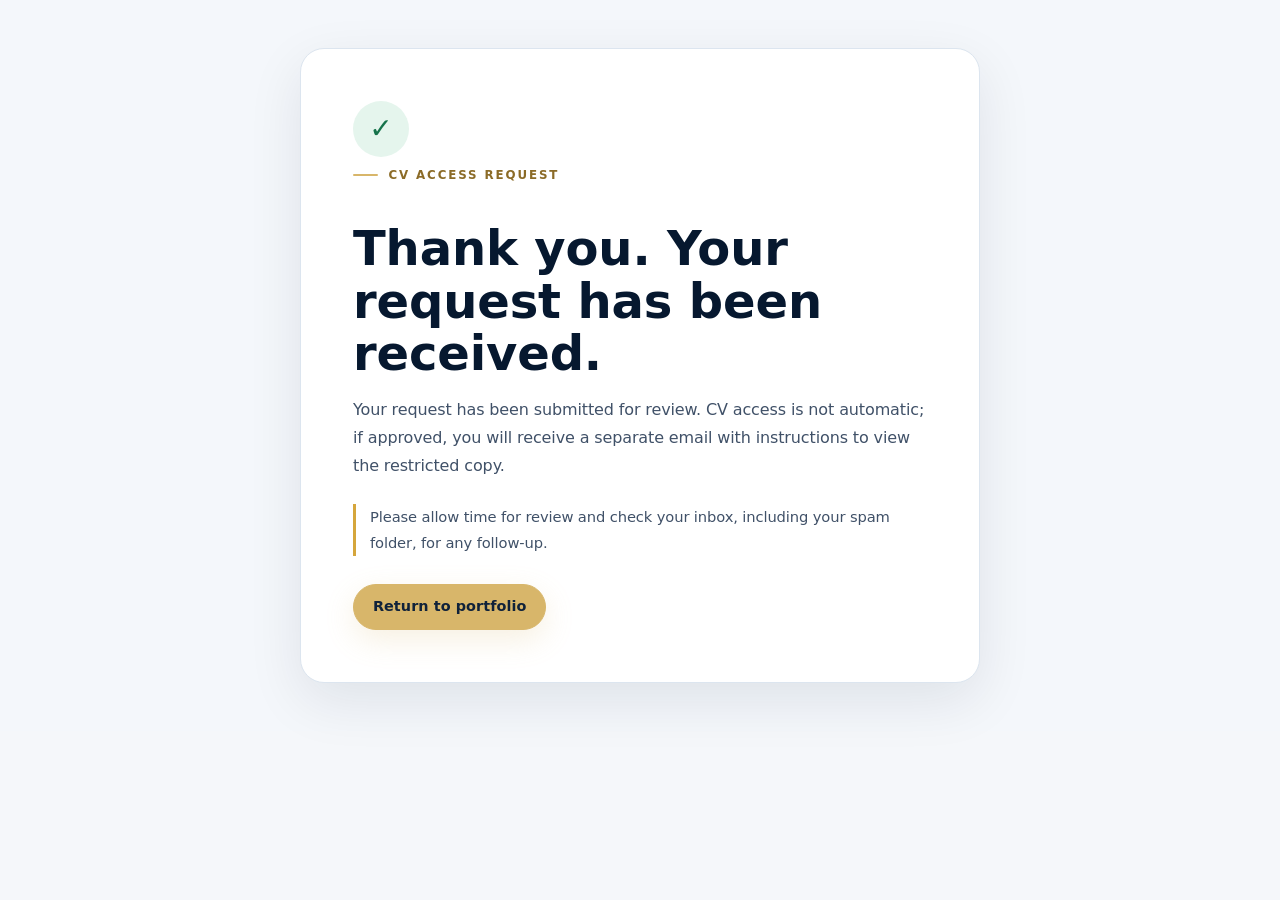
<file: cv-request-received.html>
<!doctype html>
<html lang="en">
<head>
  <meta charset="utf-8">
  <meta name="viewport" content="width=device-width, initial-scale=1">
  <meta name="robots" content="noindex,follow">
  <meta name="theme-color" content="#06182f">
  <title>CV Request Received | Richard Niragire Rutagengwa</title>
  <link rel="icon" href="favicon.svg" type="image/svg+xml">
  <link rel="stylesheet" href="style.css">
  <style>
    .request-confirmation{min-height:75vh;display:grid;place-items:center;padding:48px 20px;background:#f4f7fb}
    .request-confirmation-card{width:min(100%,680px);padding:clamp(28px,5vw,52px);background:#fff;border:1px solid #dce5ef;border-radius:24px;box-shadow:0 18px 55px rgba(6,24,47,.09)}
    .request-confirmation-mark{display:grid;place-items:center;width:56px;height:56px;border-radius:50%;background:#e5f5ed;color:#16734b;font-size:28px;font-weight:700}
    .request-confirmation-card h1{margin:22px 0 12px;color:#06182f;font-size:clamp(2rem,5vw,3rem);line-height:1.1}
    .request-confirmation-card p{color:#405168;line-height:1.75}
    .request-confirmation-actions{display:flex;gap:12px;flex-wrap:wrap;margin-top:28px}
    .request-confirmation-note{font-size:.92rem;border-left:3px solid #d5a63c;padding-left:14px;margin-top:24px}
  </style>
</head>
<body>
  <main class="request-confirmation">
    <section class="request-confirmation-card">
      <div class="request-confirmation-mark" aria-hidden="true">✓</div>
      <p class="eyebrow dark">CV access request</p>
      <h1>Thank you. Your request has been received.</h1>
      <p>Your request has been submitted for review. CV access is not automatic; if approved, you will receive a separate email with instructions to view the restricted copy.</p>
      <p class="request-confirmation-note">Please allow time for review and check your inbox, including your spam folder, for any follow-up.</p>
      <div class="request-confirmation-actions">
        <a class="btn btn-primary" href="index.html#about">Return to portfolio</a>
        <a class="btn btn-ghost" href="mailto:rrutagengwa@gmail.com?subject=Follow-up%20on%20CV%20access%20request">Contact me</a>
      </div>
    </section>
  </main>
</body>
</html>
</file>
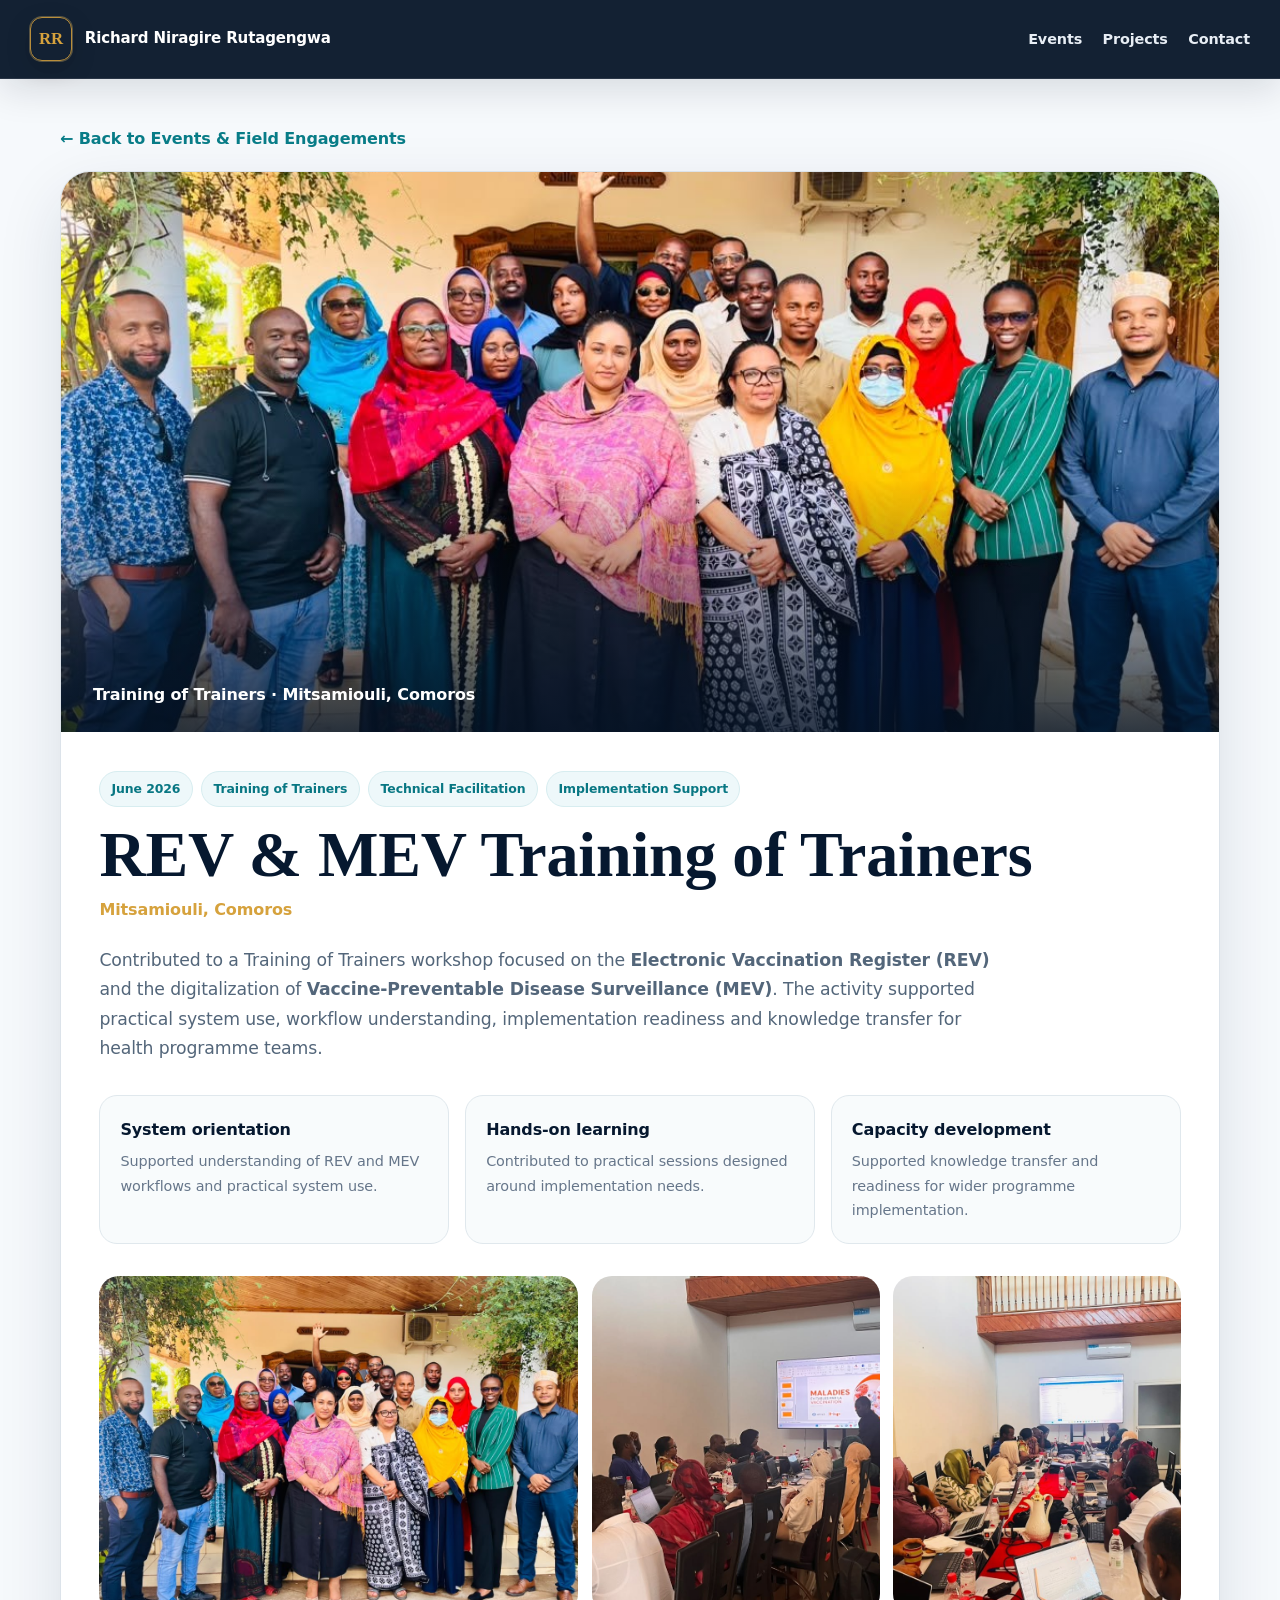
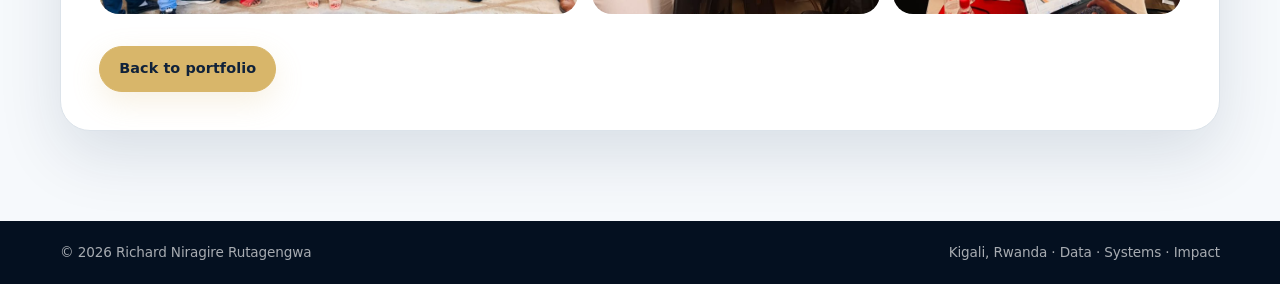
<file: events/comoros-rev-mev-tot.html>
<!doctype html>
<html lang="en">
<head>
  <meta charset="utf-8">
  <meta name="viewport" content="width=device-width, initial-scale=1">
  <title>REV & MEV Training of Trainers — Comoros | Richard Niragire Rutagengwa</title>
  <meta name="description" content="Training of Trainers on the Electronic Vaccination Register (REV) and Vaccine-Preventable Disease Surveillance (MEV) in Mitsamiouli, Comoros.">
  <meta name="author" content="Richard Niragire Rutagengwa">
  <meta name="theme-color" content="#06182f">
  <link rel="canonical" href="https://richardrutagengwa.github.io/events/comoros-rev-mev-tot.html">
  <link rel="icon" href="../favicon.svg" type="image/svg+xml">
  <link rel="stylesheet" href="../style.css">
  <style>
    .event-page{padding:125px 0 90px;background:#f6f9fc;min-height:100vh}
    .event-breadcrumb{margin-bottom:1.2rem}
    .event-breadcrumb a{color:#087c87;text-decoration:none;font-weight:800}
    .event-hero-card{
      overflow:hidden;background:#fff;border:1px solid #dce3ea;border-radius:30px;
      box-shadow:0 24px 65px rgba(8,35,64,.12)
    }
    .event-hero-image{height:min(56vw,560px);min-height:340px;position:relative}
    .event-hero-image img{width:100%;height:100%;object-fit:cover}
    .event-hero-image:after{
      content:"";position:absolute;inset:55% 0 0;
      background:linear-gradient(180deg,transparent,rgba(4,18,36,.82))
    }
    .event-hero-caption{
      position:absolute;z-index:2;left:2rem;right:2rem;bottom:1.5rem;
      color:#fff;font-weight:800
    }
    .event-page-content{padding:2.4rem}
    .event-page-meta{display:flex;flex-wrap:wrap;gap:.55rem;margin-bottom:1rem}
    .event-page-meta span{
      padding:.42rem .7rem;border-radius:999px;background:#eef8fa;color:#087783;
      border:1px solid #d7edf0;font-weight:800;font-size:.78rem
    }
    .event-page h1{
      margin:.15rem 0 .55rem;color:#06182f;font-family:Georgia,"Times New Roman",serif;
      font-size:clamp(2.4rem,5vw,4.8rem);line-height:1
    }
    .event-page-location{color:#d6a23d;font-weight:850;margin:0 0 1.4rem}
    .event-page-intro{font-size:1.08rem;color:#53667a;max-width:900px}
    .contribution-grid{
      display:grid;grid-template-columns:repeat(3,1fr);gap:1rem;margin:2rem 0
    }
    .contribution-grid article{
      padding:1.25rem;border-radius:18px;background:#f8fbfc;border:1px solid #e0e8ed
    }
    .contribution-grid h3{margin:0 0 .35rem;color:#06182f;font-size:1rem}
    .contribution-grid p{margin:0;color:#66768a;font-size:.9rem}
    .photo-gallery{
      display:grid;grid-template-columns:1.25fr .75fr .75fr;gap:.85rem;margin-top:2rem
    }
    .photo-gallery a{
      overflow:hidden;border-radius:20px;background:#06182f;min-height:260px
    }
    .photo-gallery img{width:100%;height:100%;object-fit:cover;transition:transform .4s ease}
    .photo-gallery a:hover img{transform:scale(1.025)}
    .back-portfolio{margin-top:2rem}
    @media(max-width:900px){
      .contribution-grid{grid-template-columns:1fr}
      .photo-gallery{grid-template-columns:1fr 1fr}
      .photo-gallery a:first-child{grid-column:1/-1}
    }
    @media(max-width:600px){
      .event-page-content{padding:1.35rem}
      .event-hero-caption{left:1rem;right:1rem}
      .photo-gallery{grid-template-columns:1fr}
      .photo-gallery a:first-child{grid-column:auto}
    }
  </style>
</head>
<body>
  <header class="site-header" id="top">
    <div class="nav-wrap">
      <a class="brand" href="../index.html" aria-label="Back to portfolio">
        <span class="brand-mark">RR</span>
        <span class="brand-name">Richard Niragire Rutagengwa</span>
      </a>
      <nav class="nav" aria-label="Event navigation">
        <a href="../index.html#events">Events</a>
        <a href="../index.html#projects">Projects</a>
        <a href="../index.html#contact">Contact</a>
      </nav>
    </div>
  </header>

  <main class="event-page">
    <div class="container">

      <div class="event-breadcrumb">
        <a href="../index.html#events">← Back to Events &amp; Field Engagements</a>
      </div>

      <article class="event-hero-card">
        <div class="event-hero-image">
          <img
            src="../assets/events/comoros-rev-mev-tot/group-photo.jpg"
            alt="Participants and facilitators during REV and MEV Training of Trainers in Comoros">
          <div class="event-hero-caption">Training of Trainers · Mitsamiouli, Comoros</div>
        </div>

        <div class="event-page-content">
          <div class="event-page-meta">
            <span>June 2026</span>
            <span>Training of Trainers</span>
            <span>Technical Facilitation</span>
            <span>Implementation Support</span>
          </div>

          <h1>REV &amp; MEV Training of Trainers</h1>
          <p class="event-page-location">Mitsamiouli, Comoros</p>

          <p class="event-page-intro">
            Contributed to a Training of Trainers workshop focused on the
            <strong>Electronic Vaccination Register (REV)</strong> and the digitalization of
            <strong>Vaccine-Preventable Disease Surveillance (MEV)</strong>.
            The activity supported practical system use, workflow understanding,
            implementation readiness and knowledge transfer for health programme teams.
          </p>

          <div class="contribution-grid">
            <article>
              <h3>System orientation</h3>
              <p>Supported understanding of REV and MEV workflows and practical system use.</p>
            </article>
            <article>
              <h3>Hands-on learning</h3>
              <p>Contributed to practical sessions designed around implementation needs.</p>
            </article>
            <article>
              <h3>Capacity development</h3>
              <p>Supported knowledge transfer and readiness for wider programme implementation.</p>
            </article>
          </div>

          <div class="photo-gallery" aria-label="Event photo gallery">
            <a href="../assets/events/comoros-rev-mev-tot/group-photo.jpg" target="_blank" rel="noopener">
              <img src="../assets/events/comoros-rev-mev-tot/group-photo.jpg" alt="Group photo from the REV and MEV Training of Trainers">
            </a>
            <a href="../assets/events/comoros-rev-mev-tot/mev-presentation.jpg" target="_blank" rel="noopener">
              <img src="../assets/events/comoros-rev-mev-tot/mev-presentation.jpg" alt="MEV presentation during the Training of Trainers">
            </a>
            <a href="../assets/events/comoros-rev-mev-tot/practical-session.jpg" target="_blank" rel="noopener">
              <img src="../assets/events/comoros-rev-mev-tot/practical-session.jpg" alt="Hands-on REV and MEV practical training session">
            </a>
          </div>

          <div class="back-portfolio">
            <a class="btn btn-primary" href="../index.html#events">Back to portfolio</a>
          </div>
        </div>
      </article>
    </div>
  </main>

  <footer>
    <div class="container footer-wrap">
      <p>© 2026 Richard Niragire Rutagengwa</p>
      <p>Kigali, Rwanda · Data · Systems · Impact</p>
    </div>
  </footer>
</body>
</html>
</file>
<file: style.css>
:root{
  --navy:#06182f;
  --navy-2:#0a2340;
  --ink:#12243a;
  --gold:#d6a23d;
  --teal:#15b8c6;
  --teal-dark:#087c87;
  --cream:#f5f2eb;
  --white:#ffffff;
  --muted:#66758a;
  --line:#dce3ea;
  --shadow:0 20px 55px rgba(5,24,47,.14);
  --radius:24px;
}
*{box-sizing:border-box}
html{scroll-behavior:smooth}
body{
  margin:0;
  font-family:Inter,ui-sans-serif,system-ui,-apple-system,"Segoe UI",Roboto,Arial,sans-serif;
  color:var(--ink);
  background:#fff;
  line-height:1.65;
}
img{max-width:100%;display:block}
a{color:inherit}
.skip-link{
  position:absolute;left:-999px;top:0;background:#fff;color:#000;padding:.7rem 1rem;z-index:9999
}
.skip-link:focus{left:1rem;top:1rem}
.container{width:min(1160px,calc(100% - 40px));margin-inline:auto}
.site-header{
  position:fixed;inset:0 0 auto;z-index:1000;
  background:rgba(6,24,47,.86);
  backdrop-filter:blur(14px);
  border-bottom:1px solid rgba(255,255,255,.08)
}
.nav-wrap{
  width:min(1220px,calc(100% - 34px));margin:auto;height:74px;
  display:flex;align-items:center;justify-content:space-between
}
.brand{display:flex;align-items:center;gap:.75rem;color:#fff;text-decoration:none;font-weight:700}
.brand-mark{
  width:42px;height:42px;border:1px solid rgba(214,162,61,.8);border-radius:50%;
  display:grid;place-items:center;color:var(--gold);font-family:Georgia,serif
}
.brand-name{letter-spacing:.01em}
.nav{display:flex;gap:1.4rem;align-items:center}
.nav a{color:#e8eef5;text-decoration:none;font-size:.94rem}
.nav a:hover{color:var(--gold)}
.menu-toggle{display:none;background:none;border:0;color:#fff;font-size:1.6rem}

.hero{
  min-height:820px;
  position:relative;
  display:grid;
  align-items:center;
  overflow:hidden;
  background:var(--navy);
  padding:120px 0 75px;
}
.hero-bg{
  position:absolute;inset:0;
  background:url("assets/kigali-convention-centre.jpg") center/cover no-repeat;
  opacity:.72;
}
.hero-overlay{
  position:absolute;inset:0;
  background:
    linear-gradient(90deg,rgba(4,18,36,.98) 0%,rgba(4,18,36,.92) 38%,rgba(4,18,36,.43) 66%,rgba(4,18,36,.28) 100%),
    linear-gradient(0deg,rgba(4,18,36,.84) 0%,rgba(4,18,36,.05) 55%);
}
.hero-pattern{
  position:absolute;inset:0;
  opacity:.11;
  background-image:
    linear-gradient(45deg,transparent 42%,rgba(214,162,61,.35) 43% 45%,transparent 46%),
    linear-gradient(-45deg,transparent 42%,rgba(214,162,61,.35) 43% 45%,transparent 46%);
  background-size:72px 72px;
  mask-image:linear-gradient(90deg,#000 0%,transparent 34%);
}
.hero-grid{
  position:relative;z-index:2;
  display:grid;grid-template-columns:minmax(0,1.25fr) minmax(280px,.75fr);
  gap:5rem;align-items:center;
}
.eyebrow{
  margin:0 0 .9rem;
  color:var(--gold);
  text-transform:uppercase;
  letter-spacing:.2em;
  font-weight:800;
  font-size:.78rem;
}
.eyebrow.dark{color:var(--teal-dark)}
.hero h1{
  margin:0;
  color:#fff;
  font-family:Georgia,"Times New Roman",serif;
  font-size:clamp(3rem,6vw,5.6rem);
  line-height:.98;
  max-width:880px;
  letter-spacing:-.035em;
}
.hero-title{
  color:#e8edf3;
  font-size:clamp(1.25rem,2.4vw,2rem);
  line-height:1.25;
  margin:1.35rem 0 .9rem;
  max-width:780px;
  font-weight:650;
}
.hero-summary{
  max-width:720px;
  color:#c8d3df;
  font-size:1.08rem;
  margin:0 0 1.4rem;
}
.hero-tags{display:flex;flex-wrap:wrap;gap:.65rem;margin-bottom:1.7rem}
.hero-tags span{
  color:#d8fbff;background:rgba(21,184,198,.12);
  border:1px solid rgba(21,184,198,.45);
  padding:.48rem .8rem;border-radius:999px;font-size:.88rem
}
.hero-actions{display:flex;gap:.8rem;flex-wrap:wrap}
.btn{
  display:inline-flex;align-items:center;justify-content:center;
  padding:.86rem 1.2rem;border-radius:999px;text-decoration:none;
  font-weight:750;transition:.2s ease;border:1px solid transparent
}
.btn-primary{background:var(--gold);color:#10243a}
.btn-primary:hover{transform:translateY(-2px);filter:brightness(1.06)}
.btn-ghost{color:#fff;border-color:rgba(255,255,255,.4);background:rgba(255,255,255,.04)}
.btn-ghost:hover{background:rgba(255,255,255,.12)}
.btn-ghost-light{color:#fff;border-color:rgba(255,255,255,.34)}
.portrait-card{
  justify-self:end;
  background:rgba(5,20,39,.66);
  border:1px solid rgba(255,255,255,.13);
  border-radius:32px;
  padding:1.2rem;
  box-shadow:0 24px 75px rgba(0,0,0,.38);
  backdrop-filter:blur(12px);
  max-width:390px;
}
.portrait-ring{
  border-radius:26px;overflow:hidden;
  border:2px solid rgba(214,162,61,.8);
}
.portrait-ring img{aspect-ratio:1/1;object-fit:cover}
.portrait-meta{padding:.95rem .2rem .1rem;display:grid;gap:.25rem}
.portrait-meta strong{color:#fff}
.portrait-meta span{color:#c6d2df;font-size:.9rem}

.impact-strip{background:var(--cream);border-bottom:1px solid #e7e2d8}
.impact-grid{display:grid;grid-template-columns:repeat(4,1fr)}
.impact-grid div{padding:1.5rem 1.25rem;border-right:1px solid #ded8cc}
.impact-grid div:last-child{border-right:0}
.impact-grid strong{display:block;color:var(--navy);font-size:1.25rem}
.impact-grid span{color:#59687b;font-size:.88rem}

.section{padding:105px 0}
.section-dark{background:var(--navy);color:#e8eef4}
.section-accent{background:linear-gradient(135deg,#08233f,#0b334e);color:#fff}
.two-col{display:grid;grid-template-columns:.9fr 1.1fr;gap:6rem;align-items:start}
.section-heading h2{
  margin:.2rem 0 1rem;
  font-family:Georgia,"Times New Roman",serif;
  font-size:clamp(2.15rem,4.2vw,3.7rem);
  line-height:1.08;
  letter-spacing:-.025em;
}
.section-heading.centered{text-align:center;max-width:820px;margin:0 auto 3.2rem}
.section-intro{color:var(--muted)}
.section-dark .section-intro{color:#afbdcb}
.about-copy{font-size:1.06rem;color:#43546a}
.about-copy p:first-child{font-size:1.22rem;color:var(--ink);font-weight:550}

.timeline{max-width:980px;margin:3.5rem auto 0}
.timeline-item{
  display:grid;grid-template-columns:210px 1fr;gap:2.5rem;
  padding:0 0 3rem;position:relative
}
.timeline-item:before{
  content:"";position:absolute;left:221px;top:7px;bottom:0;width:1px;background:rgba(255,255,255,.16)
}
.timeline-item:after{
  content:"";position:absolute;left:215px;top:6px;width:13px;height:13px;
  border-radius:50%;background:var(--gold);box-shadow:0 0 0 6px rgba(214,162,61,.12)
}
.timeline-date{color:var(--gold);font-weight:800;text-align:right;padding-right:1rem}
.timeline-content{padding-left:1rem}
.timeline-content h3{margin:0;color:#fff;font-size:1.35rem}
.timeline-content .org{color:var(--teal);margin:.2rem 0 .7rem;font-weight:650}
.timeline-content p:last-child{color:#bac7d4;margin-bottom:0}

.project-grid{display:grid;grid-template-columns:repeat(2,1fr);gap:1.25rem}
.project-card{
  position:relative;
  background:#fff;
  border:1px solid var(--line);
  border-radius:var(--radius);
  padding:2rem;
  box-shadow:0 10px 30px rgba(8,35,64,.06);
  overflow:hidden;
}
.project-card:before{
  content:"";position:absolute;inset:0 auto 0 0;width:5px;
  background:linear-gradient(var(--gold),var(--teal))
}
.project-number{
  color:var(--gold);font-weight:900;letter-spacing:.12em;font-size:.76rem
}
.project-card h3{margin:.6rem 0 .65rem;font-size:1.28rem;color:var(--navy)}
.project-card p{color:#5d6d80;margin:0 0 1.2rem}
.chips{display:flex;gap:.45rem;flex-wrap:wrap}
.chips span{
  padding:.35rem .62rem;border-radius:999px;background:#eef8fa;color:#087783;
  font-weight:700;font-size:.76rem
}

.speaking-grid{display:grid;grid-template-columns:1fr 1fr;gap:5rem;align-items:start}
.speaking-list{display:grid;gap:1rem}
.speaking-list article{
  padding:1.35rem 1.4rem;border:1px solid rgba(255,255,255,.13);
  border-radius:18px;background:rgba(255,255,255,.055)
}
.speaking-list h3{margin:0 0 .4rem;color:var(--gold)}
.speaking-list p{margin:0;color:#c8d5df}
.skills-grid{display:flex;flex-wrap:wrap;justify-content:center;gap:.7rem}
.skills-grid span{
  border:1px solid #d6e1e8;border-radius:999px;padding:.65rem .9rem;
  background:#f8fbfc;color:#24415b;font-weight:700;font-size:.9rem
}

.contact-section{padding:0 0 90px;background:#fff}
.contact-card{
  background:linear-gradient(130deg,#06182f,#0a3048);
  color:#fff;border-radius:32px;padding:3rem;
  display:grid;grid-template-columns:1.4fr .6fr;gap:3rem;align-items:center;
  box-shadow:var(--shadow)
}
.contact-card h2{font-family:Georgia,serif;font-size:2.25rem;line-height:1.12;margin:.25rem 0 .8rem}
.contact-card p{color:#c2d0dc}

.contact-details{
  margin-top:1.25rem;
  display:grid;
  gap:.35rem;
}
.contact-details p{
  margin:0;
  color:#d5e0e9;
}
.contact-details strong{color:#fff}
.contact-details a{
  color:var(--gold);
  text-decoration:none;
}
.contact-details a:hover{text-decoration:underline}

.contact-actions{display:grid;gap:.75rem}
.text-link{color:var(--gold);text-decoration:none;font-weight:750;padding:.35rem .15rem}

footer{background:#041327;color:#9fb0c0;padding:1.5rem 0}
.footer-wrap{display:flex;justify-content:space-between;gap:1rem;font-size:.88rem}
.footer-wrap p{margin:0}

.reveal{opacity:0;transform:translateY(18px);transition:opacity .65s ease,transform .65s ease}
.reveal.visible{opacity:1;transform:none}

@media (max-width:900px){
  .menu-toggle{display:block}
  .nav{
    position:absolute;top:74px;left:0;right:0;display:none;flex-direction:column;
    background:#06182f;padding:1rem;border-top:1px solid rgba(255,255,255,.08)
  }
  .nav.open{display:flex}
  .hero{min-height:auto;padding:125px 0 70px}
  .hero-grid,.two-col,.speaking-grid,.contact-card{grid-template-columns:1fr}
  .portrait-card{justify-self:start;max-width:330px}
  .impact-grid{grid-template-columns:repeat(2,1fr)}
  .impact-grid div:nth-child(2){border-right:0}
  .timeline-item{grid-template-columns:1fr;gap:.5rem;padding-left:1.8rem}
  .timeline-item:before{left:4px}
  .timeline-item:after{left:-2px}
  .timeline-date{text-align:left;padding:0}
  .timeline-content{padding:0}
  .project-grid{grid-template-columns:1fr}
}
@media (max-width:600px){
  .container{width:min(100% - 26px,1160px)}
  .brand-name{display:none}
  .hero h1{font-size:3.1rem}
  .hero-title{font-size:1.25rem}
  .portrait-card{max-width:260px}
  .impact-grid{grid-template-columns:1fr}
  .impact-grid div{border-right:0;border-bottom:1px solid #ded8cc}
  .section{padding:78px 0}
  .section-heading.centered{text-align:left}
  .contact-card{padding:2rem 1.3rem}
  .footer-wrap{flex-direction:column}
}
@media (prefers-reduced-motion:reduce){
  html{scroll-behavior:auto}
  .reveal{opacity:1;transform:none;transition:none}
}





/* Events & Field Engagements — scalable portfolio cards */
.events-section{
  background:linear-gradient(180deg,#f6f9fc 0%,#ffffff 100%);
}
.events-grid{
  display:grid;
  grid-template-columns:repeat(3,minmax(0,1fr));
  gap:1.4rem;
  align-items:start;
}
.event-card{
  overflow:hidden;
  background:#fff;
  border:1px solid var(--line);
  border-radius:26px;
  box-shadow:0 18px 48px rgba(8,35,64,.10);
  transition:transform .25s ease, box-shadow .25s ease;
}
.event-card:hover{
  transform:translateY(-4px);
  box-shadow:0 24px 58px rgba(8,35,64,.14);
}
.event-card-image{
  position:relative;
  display:block;
  height:285px;
  overflow:hidden;
  background:var(--navy);
}
.event-card-image img{
  width:100%;
  height:100%;
  object-fit:cover;
  transition:transform .45s ease,filter .45s ease;
}
.event-card:hover .event-card-image img{
  transform:scale(1.035);
  filter:brightness(1.03);
}
.event-card-image::after{
  content:"";
  position:absolute;
  inset:52% 0 0;
  background:linear-gradient(180deg,transparent,rgba(4,18,36,.78));
}
.event-image-label{
  position:absolute;
  z-index:2;
  left:1rem;
  bottom:.9rem;
  display:inline-flex;
  padding:.42rem .7rem;
  border-radius:999px;
  color:#fff;
  background:rgba(6,24,47,.75);
  border:1px solid rgba(255,255,255,.22);
  backdrop-filter:blur(8px);
  font-size:.78rem;
  font-weight:800;
}
.event-card-body{
  padding:1.45rem 1.45rem 1.55rem;
}
.event-meta{
  display:flex;
  flex-wrap:wrap;
  gap:.45rem;
  margin-bottom:.9rem;
}
.event-meta span{
  display:inline-flex;
  padding:.34rem .62rem;
  border-radius:999px;
  background:#eef8fa;
  border:1px solid #d9eef1;
  color:#087783;
  font-size:.72rem;
  font-weight:800;
}
.event-card h3{
  margin:0 0 .25rem;
  color:var(--navy);
  font-family:Georgia,"Times New Roman",serif;
  font-size:1.55rem;
  line-height:1.15;
}
.event-location{
  margin:.1rem 0 .8rem !important;
  color:var(--gold) !important;
  font-weight:800;
  font-size:.9rem;
}
.event-card-body > p:not(.event-location){
  color:#5b6d80;
  margin:0 0 1.1rem;
}
.event-chips{
  margin-bottom:1rem;
}
.event-link{
  display:inline-flex;
  align-items:center;
  color:var(--teal-dark);
  text-decoration:none;
  font-weight:850;
}
.event-link:hover{
  color:var(--navy);
}
@media (max-width:1000px){
  .events-grid{grid-template-columns:repeat(2,minmax(0,1fr))}
}
@media (max-width:680px){
  .events-grid{grid-template-columns:1fr}
  .event-card-image{height:245px}
}
/* ==========================================================
   RICHARD RUTAGENGWA PORTFOLIO — VISUAL REFINEMENT PATCH
   Append this at the END of style.css. Existing HTML, assets,
   sections, navigation and links remain intact.
   ========================================================== */

:root {
  --navy: #071a2d;
  --navy-2: #0b2943;
  --ink: #12243a;
  --gold: #e0ad45;
  --teal: #22b8bd;
  --cream: #f7f5f0;
  --line: #e2e7ed;
  --shadow: 0 24px 70px rgba(5, 24, 47, .12);
  --radius: 22px;
}

html { scroll-padding-top: 88px; }
body { letter-spacing: -.008em; -webkit-font-smoothing: antialiased; }
.container { width: min(1180px, calc(100% - 56px)); }

/* A calmer, more deliberate navigation bar */
.site-header {
  background: rgba(5, 20, 37, .92);
  border-bottom-color: rgba(255,255,255,.09);
  box-shadow: 0 8px 28px rgba(0,0,0,.08);
}
.nav-wrap { width: min(1240px, calc(100% - 48px)); height: 76px; }
.brand { gap: .8rem; }
.brand-mark {
  width: 44px; height: 44px; font-size: 1.05rem;
  border-color: rgba(224,173,69,.8);
}
.brand-name { font-size: .94rem; }
.nav { gap: clamp(.8rem, 1.55vw, 1.5rem); }
.nav a { font-size: .91rem; transition: color .2s ease; }

/* Hero: clearer hierarchy, less background competition */
.hero {
  min-height: min(790px, 100svh);
  padding: 132px 0 82px;
  isolation: isolate;
}
.hero-bg { opacity: .48; background-position: center 46%; }
.hero-overlay {
  background:
    linear-gradient(90deg, rgba(4,17,33,.98) 0%, rgba(4,17,33,.91) 43%, rgba(4,17,33,.57) 72%, rgba(4,17,33,.45) 100%),
    linear-gradient(0deg, rgba(4,17,33,.72), transparent 58%);
}
.hero-pattern { opacity: .075; }
.hero-grid {
  grid-template-columns: minmax(0, 1.12fr) minmax(290px, .72fr);
  gap: clamp(2.5rem, 6vw, 6rem);
}
.hero-copy { max-width: 700px; }
.eyebrow { font-size: .72rem; letter-spacing: .22em; margin-bottom: 1.05rem; }
.hero h1 {
  max-width: 760px;
  font-size: clamp(3.45rem, 5.25vw, 5.4rem);
  line-height: .99;
  letter-spacing: -.045em;
  text-wrap: balance;
}
.hero-title {
  max-width: 650px;
  font-size: clamp(1.25rem, 2vw, 1.75rem);
  line-height: 1.3;
  margin: 1.25rem 0 .85rem;
  letter-spacing: -.025em;
}
.hero-summary {
  max-width: 630px;
  font-size: 1.02rem;
  line-height: 1.8;
  color: #d1dbe5;
}
.hero-tags { gap: .55rem; margin: 1.35rem 0 1.65rem; }
.hero-tags span {
  padding: .43rem .78rem;
  font-size: .81rem;
  background: rgba(15, 177, 190, .10);
  border-color: rgba(34,184,189,.42);
}
.btn {
  min-height: 48px;
  padding: .82rem 1.25rem;
  font-size: .92rem;
  transition: transform .2s ease, background .2s ease, box-shadow .2s ease;
}
.btn-primary { box-shadow: 0 8px 22px rgba(224,173,69,.15); }
.btn-primary:hover { transform: translateY(-3px); box-shadow: 0 12px 28px rgba(224,173,69,.24); }
.btn-ghost:hover { transform: translateY(-2px); }

/* Portrait becomes a polished profile panel, not a competing block */
.portrait-card {
  width: min(100%, 365px);
  justify-self: end;
  padding: 1rem;
  border-radius: 28px;
  background: rgba(5,20,39,.78);
  border-color: rgba(255,255,255,.16);
  box-shadow: 0 28px 80px rgba(0,0,0,.32);
}
.portrait-ring { border-radius: 22px; border-width: 1.5px; }
.portrait-ring img { width: 100%; aspect-ratio: 4 / 4.15; object-position: center 28%; }
.portrait-meta { padding: 1rem .25rem .25rem; gap: .32rem; }
.portrait-meta strong { font-size: .96rem; }
.portrait-meta span { line-height: 1.5; }

/* Career highlights: compact and aligned */
.impact-strip { background: #f7f5f0; }
.impact-grid div { padding: 1.45rem 1.35rem; }
.impact-grid strong { font-size: 1.12rem; letter-spacing: -.02em; }
.impact-grid span { display: block; line-height: 1.55; margin-top: .15rem; }

/* Sections: consistent rhythm and more readable content widths */
.section { padding: clamp(76px, 8vw, 108px) 0; }
.two-col { grid-template-columns: minmax(0, .88fr) minmax(0, 1.12fr); gap: clamp(3rem, 7vw, 7rem); }
.section-heading h2 {
  font-size: clamp(2.35rem, 4vw, 3.55rem);
  line-height: 1.06;
  text-wrap: balance;
}
.section-heading.centered { max-width: 860px; margin-bottom: 3.6rem; }
.about-copy { font-size: 1rem; line-height: 1.85; }
.about-copy p:first-child { font-size: clamp(1.1rem, 1.45vw, 1.25rem); line-height: 1.75; }
.about-copy p { margin-top: 0; margin-bottom: 1.05rem; }

/* Experience timeline: improve balance and reading width */
.timeline { max-width: 1020px; margin-top: 3.8rem; }
.timeline-item { grid-template-columns: 190px minmax(0, 1fr); gap: 2.3rem; padding-bottom: 3.2rem; }
.timeline-item:before { left: 201px; }
.timeline-item:after { left: 195px; }
.timeline-date { font-size: .9rem; line-height: 1.6; }
.timeline-content { padding-left: .5rem; max-width: 760px; }
.timeline-content h3 { font-size: 1.23rem; line-height: 1.4; }
.timeline-content p { line-height: 1.8; }

/* Projects: elevate cards and make the grid feel intentional */
.project-grid { gap: 1.35rem; }
.project-card {
  padding: 2rem 2rem 1.9rem;
  border-radius: 22px;
  box-shadow: 0 8px 28px rgba(8,35,64,.045);
  transition: transform .22s ease, box-shadow .22s ease, border-color .22s ease;
}
.project-card:hover {
  transform: translateY(-4px);
  box-shadow: 0 20px 44px rgba(8,35,64,.10);
  border-color: #c9d8e4;
}
.project-card:before { width: 4px; }
.project-card h3 { font-size: 1.3rem; line-height: 1.35; }
.project-card p { line-height: 1.75; }
.chips span { font-size: .74rem; }

/* Events: consistent image and card proportions */
.events-grid { gap: 1.25rem; }
.event-card { border-radius: 22px; box-shadow: 0 12px 34px rgba(8,35,64,.07); }
.event-card-image { height: 245px; }
.event-card-body { padding: 1.35rem; }
.event-card h3 { font-size: 1.42rem; }

/* Skills and contact */
.skills-grid { gap: .65rem; }
.skills-grid span {
  padding: .62rem .85rem;
  font-size: .84rem;
  transition: border-color .2s ease, background .2s ease, transform .2s ease;
}
.skills-grid span:hover { background: #eef8fa; border-color: #a9d9de; transform: translateY(-2px); }
.contact-section { padding-bottom: 96px; }
.contact-card {
  border-radius: 28px;
  padding: clamp(2rem, 4vw, 3.25rem);
  gap: clamp(2rem, 4vw, 4rem);
}
.contact-card h2 { font-size: clamp(1.9rem, 3vw, 2.35rem); }
.contact-card p { line-height: 1.75; }
.contact-actions .btn { width: 100%; }
footer { font-size: .9rem; }

/* Keyboard accessibility and reduced-motion support */
a:focus-visible, button:focus-visible {
  outline: 3px solid var(--gold);
  outline-offset: 4px;
}
@media (prefers-reduced-motion: reduce) {
  *, *::before, *::after { scroll-behavior: auto !important; transition-duration: .01ms !important; animation-duration: .01ms !important; }
}

/* Tablet */
@media (max-width: 1000px) {
  .container { width: min(100% - 42px, 850px); }
  .hero { min-height: auto; padding: 125px 0 72px; }
  .hero-grid { grid-template-columns: minmax(0, 1fr) minmax(230px, .65fr); gap: 2.25rem; }
  .hero h1 { font-size: clamp(3.15rem, 6.3vw, 4.6rem); }
  .portrait-card { max-width: 320px; }
  .two-col { gap: 3rem; }
  .nav { gap: .9rem; }
  .nav a { font-size: .86rem; }
}

/* Mobile navigation and stacked hero */
@media (max-width: 900px) {
  .nav-wrap { height: 70px; }
  .nav {
    top: 70px; gap: 0; padding: .65rem 1.25rem 1rem;
    box-shadow: 0 18px 28px rgba(0,0,0,.18);
  }
  .nav a { width: 100%; padding: .8rem .25rem; font-size: .98rem; border-bottom: 1px solid rgba(255,255,255,.08); }
  .nav a:last-child { border-bottom: 0; }
  .hero-grid { grid-template-columns: 1fr; gap: 2.3rem; }
  .hero-copy { max-width: 720px; }
  .portrait-card { justify-self: start; width: min(100%, 320px); }
  .two-col, .speaking-grid, .contact-card { grid-template-columns: 1fr; }
  .two-col { gap: 1.5rem; }
  .impact-grid { grid-template-columns: repeat(2, minmax(0,1fr)); }
  .impact-grid div:nth-child(2) { border-right: 0; }
  .timeline-item { grid-template-columns: 1fr; gap: .45rem; padding-left: 1.8rem; }
  .timeline-item:before { left: 4px; }
  .timeline-item:after { left: -2px; }
  .timeline-date { text-align: left; padding: 0; }
  .timeline-content { padding: 0; }
  .project-grid { grid-template-columns: 1fr; }
}
@media (max-width: 600px) {
  .container { width: calc(100% - 32px); }
  .nav-wrap { width: calc(100% - 32px); }
  .brand-name { display: inline; font-size: .84rem; }
  .brand-mark { width: 39px; height: 39px; }
  .hero { padding: 112px 0 54px; }
  .hero-bg { background-position: 58% center; }
  .hero-overlay {
    background: linear-gradient(90deg, rgba(4,17,33,.96), rgba(4,17,33,.82)),
                linear-gradient(0deg, rgba(4,17,33,.75), transparent);
  }
  .hero h1 { font-size: clamp(2.75rem, 12vw, 3.7rem); line-height: 1; }
  .hero-title { font-size: 1.18rem; margin-top: 1rem; }
  .hero-summary { font-size: .98rem; line-height: 1.72; }
  .hero-tags { gap: .45rem; margin-bottom: 1.35rem; }
  .hero-tags span { font-size: .76rem; padding: .38rem .65rem; }
  .hero-actions { gap: .6rem; }
  .btn { min-height: 45px; padding: .72rem 1rem; font-size: .87rem; }
  .portrait-card { max-width: 280px; }
  .impact-grid { grid-template-columns: 1fr 1fr; }
  .impact-grid div { padding: 1.1rem .8rem; }
  .impact-grid strong { font-size: 1rem; }
  .impact-grid span { font-size: .79rem; }
  .section { padding: 68px 0; }
  .section-heading h2 { font-size: clamp(2.1rem, 9vw, 2.8rem); }
  .section-heading.centered { text-align: left; margin-bottom: 2rem; }
  .timeline { margin-top: 2.5rem; }
  .timeline-content h3 { font-size: 1.12rem; }
  .project-card { padding: 1.55rem 1.35rem; }
  .events-grid { grid-template-columns: 1fr; }
  .event-card-image { height: 230px; }
  .contact-card { padding: 1.6rem 1.25rem; border-radius: 22px; }
  .contact-card h2 { font-size: 1.85rem; }
  .footer-wrap { flex-direction: column; }
}
@media (max-width: 380px) {
  .brand-name { max-width: 185px; line-height: 1.2; }
  .hero h1 { font-size: 2.55rem; }
  .hero-actions .btn { padding-inline: .78rem; }
  .impact-grid { grid-template-columns: 1fr; }
  .impact-grid div { border-right: 0; border-bottom: 1px solid #ded8cc; }
  .impact-grid div:last-child { border-bottom: 0; }
}

/* Fix hero title clipping */
.hero {
  padding-top: 150px;
  min-height: 780px;
}

.hero h1 {
  font-size: clamp(3rem, 4.6vw, 4.7rem);
  line-height: 1.02;
  max-width: 680px;
}

@media (max-width: 600px) {
  .hero {
    padding-top: 115px;
    min-height: auto;
  }

  .hero h1 {
    font-size: clamp(2.6rem, 10vw, 3.4rem);
    line-height: 1.03;
  }
}
/* =========================================================
   RICHARD RUTAGENGWA — PORTFOLIO UI REFINEMENT V2
   Append at the VERY END of the existing style.css.
   Designed around the existing HTML classes and sections.
   ========================================================= */

:root {
  --navy: #06182f;
  --navy-2: #0a2340;
  --ink: #12243a;
  --gold: #d6a23d;
  --teal: #15b8c6;
  --cream: #f5f2eb;
  --line: #dce3ea;
  --shadow-soft: 0 16px 42px rgba(5, 24, 47, .08);
  --shadow-card: 0 22px 52px rgba(5, 24, 47, .11);
}

html { scroll-padding-top: 88px; }
body { -webkit-font-smoothing: antialiased; text-rendering: optimizeLegibility; }
.container { width: min(1180px, calc(100% - 48px)); }
a { text-underline-offset: 4px; }
:focus-visible { outline: 3px solid var(--gold); outline-offset: 4px; }

/* Navigation: elegant, consistent, less bulky */
.site-header {
  background: rgba(5, 20, 38, .94);
  border-bottom: 1px solid rgba(255,255,255,.09);
  box-shadow: 0 8px 28px rgba(0,0,0,.08);
}
.nav-wrap { width: min(1240px, calc(100% - 48px)); height: 76px; }
.brand { gap: .8rem; }
.brand-mark { width: 44px; height: 44px; font-size: 1.05rem; }
.brand-name { font-size: .94rem; }
.nav { gap: clamp(.8rem, 1.4vw, 1.35rem); }
.nav a { font-size: .9rem; transition: color .2s ease; }

/* HERO: better balance, controlled background and clear hierarchy */
.hero {
  min-height: 760px;
  padding: 142px 0 78px;
  align-items: center;
}
.hero-bg { opacity: .43; background-position: center 48%; }
.hero-overlay {
  background:
    linear-gradient(90deg, rgba(4,18,36,.99) 0%, rgba(4,18,36,.93) 42%, rgba(4,18,36,.70) 72%, rgba(4,18,36,.58) 100%),
    linear-gradient(0deg, rgba(4,18,36,.76), rgba(4,18,36,.08) 65%);
}
.hero-pattern { opacity: .065; }
.hero-grid {
  grid-template-columns: minmax(0, 1.12fr) minmax(280px, .72fr);
  gap: clamp(2.5rem, 5.5vw, 5.2rem);
}
.hero-copy { max-width: 720px; }
.eyebrow { font-size: .72rem; letter-spacing: .21em; margin-bottom: .95rem; }
.hero h1 {
  max-width: 760px;
  font-size: clamp(3.1rem, 5vw, 4.85rem);
  line-height: 1.02;
  letter-spacing: -.042em;
  text-wrap: balance;
}
.hero-title {
  max-width: 660px;
  font-size: clamp(1.22rem, 2vw, 1.7rem);
  line-height: 1.32;
  margin: 1.15rem 0 .8rem;
  letter-spacing: -.02em;
}
.hero-summary {
  max-width: 640px;
  font-size: 1rem;
  line-height: 1.78;
  margin-bottom: 1.2rem;
}
.hero-tags { gap: .5rem; margin-bottom: 1.45rem; }
.hero-tags span { padding: .42rem .74rem; font-size: .8rem; }
.hero-actions { gap: .7rem; }
.btn {
  min-height: 47px;
  padding: .78rem 1.15rem;
  font-size: .9rem;
  transition: transform .2s ease, background .2s ease, box-shadow .2s ease;
}
.btn-primary { box-shadow: 0 8px 22px rgba(214,162,61,.14); }
.btn-primary:hover { transform: translateY(-2px); box-shadow: 0 12px 26px rgba(214,162,61,.23); }
.btn-ghost:hover { transform: translateY(-2px); }

/* Portrait panel */
.portrait-card {
  width: min(100%, 360px);
  padding: 1rem;
  border-radius: 27px;
  background: rgba(5,20,39,.82);
  border-color: rgba(255,255,255,.16);
  box-shadow: 0 26px 72px rgba(0,0,0,.28);
}
.portrait-ring { border-radius: 22px; border-width: 1.5px; }
.portrait-ring img { width: 100%; aspect-ratio: 1 / 1.02; object-fit: cover; object-position: center 28%; }
.portrait-meta { padding: .9rem .2rem .15rem; gap: .28rem; }
.portrait-meta strong { font-size: .95rem; }
.portrait-meta span { font-size: .88rem; line-height: 1.55; }

/* Impact strip */
.impact-strip { background: var(--cream); }
.impact-grid div { padding: 1.4rem 1.3rem; }
.impact-grid strong { font-size: 1.12rem; letter-spacing: -.02em; }
.impact-grid span { display: block; line-height: 1.55; margin-top: .18rem; }

/* Global section rhythm and headings */
.section { padding: clamp(76px, 7.5vw, 100px) 0; }
.two-col { grid-template-columns: minmax(0, .9fr) minmax(0, 1.1fr); gap: clamp(3rem, 6vw, 6rem); }
.section-heading h2 {
  font-size: clamp(2.25rem, 3.7vw, 3.35rem);
  line-height: 1.07;
  letter-spacing: -.03em;
  text-wrap: balance;
}
.section-heading.centered { max-width: 850px; margin-bottom: 3rem; }
.section-intro { max-width: 690px; margin-inline: auto; line-height: 1.75; }
.about-copy { font-size: 1rem; line-height: 1.82; }
.about-copy p:first-child { font-size: clamp(1.08rem, 1.4vw, 1.2rem); line-height: 1.72; }
.about-copy p { margin-top: 0; margin-bottom: 1rem; }

/* Experience timeline: avoid an overly wide, sparse appearance */
.timeline { max-width: 1000px; margin-top: 3.3rem; }
.timeline-item { grid-template-columns: 185px minmax(0, 1fr); gap: 2rem; padding-bottom: 2.8rem; }
.timeline-item:before { left: 196px; }
.timeline-item:after { left: 190px; }
.timeline-date { font-size: .88rem; line-height: 1.55; }
.timeline-content { padding-left: .35rem; max-width: 760px; }
.timeline-content h3 { font-size: 1.22rem; line-height: 1.4; }
.timeline-content p { line-height: 1.78; }

/* Projects: strong card grid, readable copy and subtle hover */
.project-grid { gap: 1.25rem; align-items: stretch; }
.project-card {
  height: 100%;
  padding: 1.8rem 1.8rem 1.65rem;
  border-radius: 21px;
  border-color: #e0e7ed;
  box-shadow: 0 8px 26px rgba(8,35,64,.045);
  transition: transform .22s ease, box-shadow .22s ease, border-color .22s ease;
}
.project-card:before { width: 4px; }
.project-card:hover {
  transform: translateY(-4px);
  border-color: #c7d9e4;
  box-shadow: var(--shadow-card);
}
.project-number { display: inline-block; margin-bottom: .2rem; }
.project-card h3 { font-size: 1.24rem; line-height: 1.35; margin: .55rem 0 .65rem; }
.project-card p { font-size: .96rem; line-height: 1.75; margin-bottom: 1.15rem; }
.chips { gap: .42rem; }
.chips span { padding: .32rem .58rem; font-size: .72rem; }

/* Events: one event should not float awkwardly in a three-column grid */
.events-section { padding-top: clamp(76px, 7.5vw, 100px); }
.events-grid { grid-template-columns: repeat(3, minmax(0, 1fr)); gap: 1.25rem; }
.events-grid > .event-card:only-child { grid-column: 1 / -1; width: min(100%, 850px); justify-self: center; }
.events-grid > .event-card:only-child .event-card-image { height: 330px; }
.event-card { border-radius: 22px; box-shadow: 0 10px 32px rgba(8,35,64,.07); }
.event-card:hover { box-shadow: var(--shadow-card); }
.event-card-image { height: 250px; }
.event-card-body { padding: 1.35rem 1.45rem 1.55rem; }
.event-card h3 { font-size: 1.45rem; line-height: 1.2; }
.event-card-body > p:not(.event-location) { line-height: 1.72; }
.event-link { margin-top: .2rem; }

/* Speaking section */
.section-accent { background: linear-gradient(135deg, #071c33 0%, #0a3048 100%); }
.speaking-grid { grid-template-columns: minmax(0, .9fr) minmax(0, 1.1fr); gap: clamp(2.5rem, 5.5vw, 5rem); }
.speaking-list { gap: .85rem; }
.speaking-list article {
  padding: 1.25rem 1.35rem;
  border-radius: 17px;
  transition: background .2s ease, border-color .2s ease, transform .2s ease;
}
.speaking-list article:hover { background: rgba(255,255,255,.085); transform: translateX(3px); }
.speaking-list h3 { font-size: 1.08rem; line-height: 1.4; }
.speaking-list p { font-size: .95rem; line-height: 1.7; }

/* Skills: balanced chips */
.skills-grid { gap: .6rem; }
.skills-grid span {
  padding: .58rem .82rem;
  font-size: .82rem;
  border-color: #d9e3e9;
  transition: border-color .2s ease, background .2s ease, transform .2s ease;
}
.skills-grid span:hover { background: #eef8fa; border-color: #a9d9de; transform: translateY(-2px); }

/* Contact panel and footer */
.contact-section { padding-bottom: clamp(70px, 8vw, 100px); }
.contact-card {
  grid-template-columns: minmax(0, 1.35fr) minmax(220px, .65fr);
  gap: clamp(2rem, 4vw, 3.5rem);
  padding: clamp(2rem, 4vw, 3.1rem);
  border-radius: 27px;
}
.contact-card h2 { font-size: clamp(1.9rem, 2.8vw, 2.3rem); line-height: 1.12; }
.contact-card p { line-height: 1.75; }
.contact-details { gap: .48rem; }
.contact-details p { overflow-wrap: anywhere; }
.contact-actions { gap: .65rem; }
.contact-actions .btn { width: 100%; }
.text-link { justify-self: start; }
footer { font-size: .86rem; }
.footer-wrap { align-items: center; }

/* Reveal animation should never hide content when scripts are delayed */
@media (prefers-reduced-motion: reduce) {
  *, *::before, *::after { scroll-behavior: auto !important; animation-duration: .01ms !important; transition-duration: .01ms !important; }
}

/* Tablet */
@media (max-width: 1000px) {
  .container { width: min(100% - 40px, 900px); }
  .hero { min-height: auto; padding: 126px 0 68px; }
  .hero-grid { grid-template-columns: minmax(0, 1fr) minmax(235px, .65fr); gap: 2.2rem; }
  .hero h1 { font-size: clamp(3rem, 5.6vw, 4.25rem); }
  .portrait-card { max-width: 320px; }
  .two-col { gap: 3rem; }
  .events-grid { grid-template-columns: repeat(2, minmax(0, 1fr)); }
  .events-grid > .event-card:only-child { grid-column: auto; }
  .events-grid > .event-card:only-child .event-card-image { height: 285px; }
}

/* Mobile navigation and stacked sections */
@media (max-width: 900px) {
  .nav-wrap { height: 70px; }
  .nav { top: 70px; gap: 0; padding: .65rem 1.25rem 1rem; }
  .nav a { width: 100%; padding: .78rem .25rem; border-bottom: 1px solid rgba(255,255,255,.08); }
  .nav a:last-child { border-bottom: 0; }
  .hero-grid { grid-template-columns: 1fr; gap: 2rem; }
  .hero-copy { max-width: 720px; }
  .portrait-card { justify-self: start; width: min(100%, 315px); }
  .two-col, .speaking-grid, .contact-card { grid-template-columns: 1fr; }
  .two-col { gap: 1.3rem; }
  .impact-grid { grid-template-columns: repeat(2, minmax(0,1fr)); }
  .impact-grid div:nth-child(2) { border-right: 0; }
  .timeline-item { grid-template-columns: 1fr; gap: .45rem; padding-left: 1.8rem; }
  .timeline-item:before { left: 4px; }
  .timeline-item:after { left: -2px; }
  .timeline-date { text-align: left; padding: 0; }
  .timeline-content { padding: 0; }
  .project-grid { grid-template-columns: repeat(2, minmax(0,1fr)); }
  .contact-actions { max-width: 420px; }
}
@media (max-width: 680px) {
  .container { width: calc(100% - 32px); }
  .nav-wrap { width: calc(100% - 32px); }
  .brand-name { display: inline; font-size: .82rem; }
  .brand-mark { width: 39px; height: 39px; }
  .hero { padding: 112px 0 52px; }
  .hero-bg { background-position: 58% center; opacity: .36; }
  .hero-overlay {
    background: linear-gradient(90deg, rgba(4,18,36,.97), rgba(4,18,36,.84)),
                linear-gradient(0deg, rgba(4,18,36,.78), transparent);
  }
  .hero h1 { font-size: clamp(2.55rem, 10.4vw, 3.5rem); line-height: 1.03; }
  .hero-title { font-size: 1.18rem; margin-top: .95rem; }
  .hero-summary { font-size: .96rem; line-height: 1.72; }
  .hero-tags { gap: .42rem; margin-bottom: 1.25rem; }
  .hero-tags span { font-size: .75rem; padding: .36rem .62rem; }
  .hero-actions { gap: .55rem; }
  .btn { min-height: 44px; padding: .7rem .92rem; font-size: .84rem; }
  .portrait-card { max-width: 275px; }
  .impact-grid { grid-template-columns: repeat(2, minmax(0,1fr)); }
  .impact-grid div { padding: 1.05rem .8rem; }
  .impact-grid strong { font-size: .98rem; }
  .impact-grid span { font-size: .78rem; }
  .section { padding: 66px 0; }
  .section-heading h2 { font-size: clamp(2rem, 8.8vw, 2.65rem); }
  .section-heading.centered { text-align: left; margin-bottom: 2rem; }
  .section-intro { margin-inline: 0; }
  .timeline { margin-top: 2.4rem; }
  .timeline-content h3 { font-size: 1.1rem; }
  .project-grid, .events-grid { grid-template-columns: 1fr; }
  .project-card { padding: 1.45rem 1.3rem; }
  .events-grid > .event-card:only-child { width: 100%; }
  .events-grid > .event-card:only-child .event-card-image,
  .event-card-image { height: 225px; }
  .contact-card { padding: 1.55rem 1.2rem; border-radius: 22px; }
  .contact-card h2 { font-size: 1.8rem; }
  .contact-actions { max-width: none; }
  .footer-wrap { flex-direction: column; align-items: flex-start; }
}
@media (max-width: 380px) {
  .brand-name { max-width: 190px; line-height: 1.2; }
  .hero h1 { font-size: 2.42rem; }
  .hero-actions .btn { padding-inline: .72rem; }
  .impact-grid { grid-template-columns: 1fr; }
  .impact-grid div { border-right: 0; border-bottom: 1px solid #ded8cc; }
  .impact-grid div:last-child { border-bottom: 0; }
}
/* =========================================================
   RICHARD NIRAGIRE RUTAGENGWA — PORTFOLIO DESIGN SYSTEM
   Consolidated replacement for the existing style.css.
   Keeps the existing index.html and script.js class structure.
   ========================================================= */

:root {
  --navy: #06182f;
  --navy-2: #0a2340;
  --navy-3: #10344f;
  --ink: #12243a;
  --body: #43546a;
  --muted: #66758a;
  --gold: #d6a23d;
  --teal: #15b8c6;
  --teal-dark: #087c87;
  --cream: #f5f2eb;
  --white: #fff;
  --line: #dce3ea;
  --shadow-sm: 0 8px 26px rgba(5, 24, 47, .06);
  --shadow-md: 0 18px 44px rgba(5, 24, 47, .10);
  --shadow-lg: 0 28px 70px rgba(5, 24, 47, .16);
  --radius: 22px;
  --content: 1160px;
  --header-height: 76px;
}

* { box-sizing: border-box; }
html {
  scroll-behavior: smooth;
  scroll-padding-top: calc(var(--header-height) + 18px);
}
body {
  margin: 0;
  color: var(--ink);
  background: var(--white);
  font-family: Inter, ui-sans-serif, system-ui, -apple-system, "Segoe UI", Roboto, Arial, sans-serif;
  font-size: 16px;
  line-height: 1.7;
  -webkit-font-smoothing: antialiased;
  text-rendering: optimizeLegibility;
}
img { display: block; max-width: 100%; }
a { color: inherit; }
button, input, textarea, select { font: inherit; }
::selection { color: var(--navy); background: rgba(214, 162, 61, .35); }

.container {
  width: min(var(--content), calc(100% - 48px));
  margin-inline: auto;
}
.skip-link {
  position: fixed;
  left: -9999px;
  top: 12px;
  z-index: 2000;
  padding: .75rem 1rem;
  color: var(--navy);
  background: var(--white);
  border-radius: 10px;
  box-shadow: var(--shadow-md);
}
.skip-link:focus { left: 12px; }
:focus-visible { outline: 3px solid var(--gold); outline-offset: 4px; }

/* -------------------- Navigation -------------------- */
.site-header {
  position: fixed;
  inset: 0 0 auto;
  z-index: 1000;
  color: var(--white);
  background: rgba(5, 20, 38, .94);
  border-bottom: 1px solid rgba(255,255,255,.09);
  backdrop-filter: blur(16px);
  -webkit-backdrop-filter: blur(16px);
}
.nav-wrap {
  width: min(1220px, calc(100% - 48px));
  height: var(--header-height);
  margin: auto;
  display: flex;
  align-items: center;
  justify-content: space-between;
  gap: 1.5rem;
}
.brand {
  display: inline-flex;
  align-items: center;
  gap: .78rem;
  min-width: 0;
  color: var(--white);
  text-decoration: none;
  font-weight: 800;
}
.brand-mark {
  width: 44px;
  height: 44px;
  flex: 0 0 44px;
  display: grid;
  place-items: center;
  color: var(--gold);
  border: 1px solid rgba(214,162,61,.85);
  border-radius: 50%;
  font: 700 1.05rem Georgia, "Times New Roman", serif;
}
.brand-name { font-size: .94rem; letter-spacing: -.01em; }
.nav {
  display: flex;
  align-items: center;
  gap: clamp(.8rem, 1.45vw, 1.4rem);
}
.nav a {
  position: relative;
  color: #e8eef5;
  font-size: .9rem;
  font-weight: 550;
  text-decoration: none;
  transition: color .2s ease;
}
.nav a::after {
  content: "";
  position: absolute;
  right: 0;
  bottom: -.45rem;
  left: 0;
  height: 2px;
  background: var(--gold);
  transform: scaleX(0);
  transform-origin: left;
  transition: transform .2s ease;
}
.nav a:hover, .nav a:focus-visible { color: var(--gold); }
.nav a:hover::after, .nav a:focus-visible::after { transform: scaleX(1); }
.menu-toggle {
  display: none;
  padding: .35rem .5rem;
  color: var(--white);
  background: transparent;
  border: 1px solid rgba(255,255,255,.18);
  border-radius: 10px;
  cursor: pointer;
  font-size: 1.4rem;
  line-height: 1;
}

/* -------------------- Hero -------------------- */
.hero {
  position: relative;
  isolation: isolate;
  display: grid;
  align-items: center;
  min-height: min(800px, 100svh);
  overflow: hidden;
  padding: calc(var(--header-height) + 68px) 0 76px;
  color: var(--white);
  background: var(--navy);
}
.hero-bg {
  position: absolute;
  z-index: -3;
  inset: 0;
  background: url("assets/kigali-convention-centre.jpg") center 48% / cover no-repeat;
  opacity: .48;
}
.hero-overlay {
  position: absolute;
  z-index: -2;
  inset: 0;
  background:
    linear-gradient(90deg, rgba(4,18,36,.99) 0%, rgba(4,18,36,.93) 42%, rgba(4,18,36,.68) 73%, rgba(4,18,36,.56) 100%),
    linear-gradient(0deg, rgba(4,18,36,.72), rgba(4,18,36,.05) 62%);
}
.hero-pattern {
  position: absolute;
  z-index: -1;
  inset: 0;
  opacity: .065;
  pointer-events: none;
  background-image:
    linear-gradient(45deg, transparent 42%, rgba(214,162,61,.34) 43% 45%, transparent 46%),
    linear-gradient(-45deg, transparent 42%, rgba(214,162,61,.34) 43% 45%, transparent 46%);
  background-size: 72px 72px;
  mask-image: linear-gradient(90deg, #000 0%, transparent 35%);
}
.hero-grid {
  position: relative;
  z-index: 1;
  display: grid;
  grid-template-columns: minmax(0, 1.15fr) minmax(290px, .72fr);
  align-items: center;
  gap: clamp(2.5rem, 5vw, 5rem);
}
.hero-copy { max-width: 720px; min-width: 0; }
.eyebrow {
  margin: 0 0 .9rem;
  color: var(--gold);
  font-size: .72rem;
  font-weight: 850;
  letter-spacing: .22em;
  line-height: 1.5;
  text-transform: uppercase;
}
.eyebrow.dark { color: var(--teal-dark); }
.hero h1 {
  max-width: 760px;
  margin: 0;
  color: var(--white);
  font: 700 clamp(3.25rem, 5.2vw, 5.15rem)/.99 Georgia, "Times New Roman", serif;
  letter-spacing: -.045em;
  text-wrap: balance;
}
.hero-title {
  max-width: 650px;
  margin: 1.15rem 0 .8rem;
  color: #edf2f7;
  font-size: clamp(1.22rem, 2vw, 1.7rem);
  font-weight: 720;
  line-height: 1.32;
  letter-spacing: -.025em;
}
.hero-summary {
  max-width: 640px;
  margin: 0 0 1.35rem;
  color: #d0dbe5;
  font-size: 1rem;
  line-height: 1.8;
}
.hero-tags {
  display: flex;
  flex-wrap: wrap;
  gap: .5rem;
  margin-bottom: 1.5rem;
}
.hero-tags span {
  padding: .4rem .75rem;
  color: #d8fbff;
  background: rgba(21,184,198,.10);
  border: 1px solid rgba(21,184,198,.42);
  border-radius: 999px;
  font-size: .8rem;
  line-height: 1.5;
}
.hero-actions { display: flex; flex-wrap: wrap; gap: .65rem; }
.btn {
  display: inline-flex;
  align-items: center;
  justify-content: center;
  min-height: 47px;
  padding: .78rem 1.18rem;
  border: 1px solid transparent;
  border-radius: 999px;
  font-size: .9rem;
  font-weight: 800;
  line-height: 1.2;
  text-align: center;
  text-decoration: none;
  cursor: pointer;
  transition: transform .2s ease, background .2s ease, box-shadow .2s ease, border-color .2s ease;
}
.btn:hover { transform: translateY(-2px); }
.btn-primary {
  color: #10243a;
  background: var(--gold);
  box-shadow: 0 8px 22px rgba(214,162,61,.13);
}
.btn-primary:hover { background: #e4b34d; box-shadow: 0 12px 28px rgba(214,162,61,.22); }
.btn-ghost {
  color: var(--white);
  background: rgba(255,255,255,.035);
  border-color: rgba(255,255,255,.38);
}
.btn-ghost:hover, .btn-ghost-light:hover { background: rgba(255,255,255,.11); border-color: rgba(255,255,255,.7); }
.btn-ghost-light { color: var(--white); background: transparent; border-color: rgba(255,255,255,.34); }

.portrait-card {
  justify-self: end;
  width: min(100%, 360px);
  padding: 1rem;
  background: rgba(5,20,39,.82);
  border: 1px solid rgba(255,255,255,.15);
  border-radius: 27px;
  box-shadow: 0 26px 70px rgba(0,0,0,.30);
  backdrop-filter: blur(10px);
  -webkit-backdrop-filter: blur(10px);
}
.portrait-ring { overflow: hidden; border: 1.5px solid rgba(214,162,61,.9); border-radius: 22px; }
.portrait-ring img { width: 100%; aspect-ratio: 1 / 1.04; object-fit: cover; object-position: center 27%; }
.portrait-meta { display: grid; gap: .28rem; padding: .9rem .2rem .15rem; }
.portrait-meta strong { color: var(--white); font-size: .94rem; }
.portrait-meta span { color: #c6d2df; font-size: .87rem; line-height: 1.55; }

/* -------------------- Career highlights -------------------- */
.impact-strip { background: var(--cream); border-bottom: 1px solid #e7e2d8; }
.impact-grid { display: grid; grid-template-columns: repeat(4, minmax(0, 1fr)); }
.impact-grid div { padding: 1.4rem 1.25rem; border-right: 1px solid #ded8cc; }
.impact-grid div:last-child { border-right: 0; }
.impact-grid strong { display: block; color: var(--navy); font-size: 1.12rem; line-height: 1.4; letter-spacing: -.02em; }
.impact-grid span { display: block; margin-top: .2rem; color: #59687b; font-size: .84rem; line-height: 1.55; }

/* -------------------- Section foundations -------------------- */
.section { padding: clamp(76px, 7.4vw, 100px) 0; }
.section-dark { color: #e8eef4; background: var(--navy); }
.section-accent { color: var(--white); background: linear-gradient(135deg, #08233f 0%, #0b334e 100%); }
.two-col { display: grid; grid-template-columns: minmax(0, .9fr) minmax(0, 1.1fr); gap: clamp(3rem, 6vw, 6rem); align-items: start; }
.section-heading h2 {
  margin: .2rem 0 1rem;
  color: var(--ink);
  font: 700 clamp(2.3rem, 4vw, 3.4rem)/1.06 Georgia, "Times New Roman", serif;
  letter-spacing: -.032em;
  text-wrap: balance;
}
.section-dark .section-heading h2, .section-accent .section-heading h2 { color: #f1f4f8; }
.section-heading.centered { max-width: 850px; margin: 0 auto 3rem; text-align: center; }
.section-intro { max-width: 700px; margin: .75rem auto 0; color: var(--muted); font-size: .98rem; line-height: 1.75; }
.section-dark .section-intro, .section-accent .section-heading > p:not(.eyebrow) { color: #b9c7d5; }
.about-copy { color: var(--body); font-size: 1rem; line-height: 1.82; }
.about-copy p { margin: 0 0 1.05rem; }
.about-copy p:first-child { color: var(--ink); font-size: clamp(1.08rem, 1.4vw, 1.2rem); font-weight: 560; line-height: 1.72; }
.about-copy p:last-child { margin-bottom: 0; }

/* -------------------- Experience timeline -------------------- */
.timeline { width: min(100%, 1000px); margin: 3.2rem auto 0; }
.timeline-item {
  position: relative;
  display: grid;
  grid-template-columns: 185px minmax(0, 1fr);
  gap: 2rem;
  padding: 0 0 2.8rem;
}
.timeline-item:last-child { padding-bottom: 0; }
.timeline-item::before {
  content: "";
  position: absolute;
  top: 8px;
  bottom: 0;
  left: 196px;
  width: 1px;
  background: rgba(255,255,255,.17);
}
.timeline-item:last-child::before { bottom: calc(100% - 8px); }
.timeline-item::after {
  content: "";
  position: absolute;
  top: 7px;
  left: 190px;
  width: 13px;
  height: 13px;
  border: 2px solid var(--navy);
  border-radius: 50%;
  background: var(--gold);
  box-shadow: 0 0 0 5px rgba(214,162,61,.12);
}
.timeline-date { padding-right: .75rem; color: var(--gold); font-size: .88rem; font-weight: 850; line-height: 1.6; text-align: right; }
.timeline-content { min-width: 0; padding-left: .4rem; }
.timeline-content h3 { margin: 0; color: var(--white); font-size: 1.2rem; line-height: 1.4; }
.timeline-content .org { margin: .25rem 0 .65rem; color: var(--teal); font-size: .92rem; font-weight: 750; }
.timeline-content p:last-child { margin-bottom: 0; color: #c3cfda; font-size: .96rem; line-height: 1.78; }

/* -------------------- Project cards -------------------- */
.project-grid { display: grid; grid-template-columns: repeat(2, minmax(0, 1fr)); gap: 1.25rem; align-items: stretch; }
.project-card {
  position: relative;
  display: flex;
  flex-direction: column;
  min-width: 0;
  height: 100%;
  overflow: hidden;
  padding: 1.8rem 1.8rem 1.65rem;
  background: var(--white);
  border: 1px solid var(--line);
  border-radius: 21px;
  box-shadow: var(--shadow-sm);
  transition: transform .22s ease, box-shadow .22s ease, border-color .22s ease;
}
.project-card::before {
  content: "";
  position: absolute;
  inset: 0 auto 0 0;
  width: 4px;
  background: linear-gradient(180deg, var(--gold), var(--teal));
}
.project-card:hover { transform: translateY(-4px); border-color: #c5d7e2; box-shadow: var(--shadow-md); }
.project-number { color: #bd8725; font-size: .75rem; font-weight: 900; letter-spacing: .13em; }
.project-card h3 { margin: .55rem 0 .65rem; color: var(--navy); font-size: 1.2rem; line-height: 1.38; }
.project-card p { margin: 0 0 1.1rem; color: #5d6d80; font-size: .94rem; line-height: 1.75; }
.chips { display: flex; flex-wrap: wrap; gap: .42rem; margin-top: auto; }
.chips span { padding: .32rem .58rem; color: #087783; background: #eef8fa; border: 1px solid #dceff1; border-radius: 999px; font-size: .72rem; font-weight: 750; line-height: 1.45; }

/* -------------------- Events and field engagements -------------------- */
.events-section { background: linear-gradient(180deg, #f6f9fc 0%, #fff 100%); }
.events-grid { display: grid; grid-template-columns: repeat(3, minmax(0, 1fr)); gap: 1.3rem; align-items: stretch; }
.event-card {
  min-width: 0;
  overflow: hidden;
  background: var(--white);
  border: 1px solid var(--line);
  border-radius: 22px;
  box-shadow: var(--shadow-sm);
  transition: transform .22s ease, box-shadow .22s ease;
}
.event-card:hover { transform: translateY(-4px); box-shadow: var(--shadow-md); }
.event-card-image { position: relative; display: block; height: 250px; overflow: hidden; background: var(--navy); }
.event-card-image img { width: 100%; height: 100%; object-fit: cover; transition: transform .4s ease; }
.event-card:hover .event-card-image img { transform: scale(1.035); }
.event-card-image::after { content: ""; position: absolute; inset: 52% 0 0; background: linear-gradient(180deg, transparent, rgba(4,18,36,.78)); pointer-events: none; }
.event-image-label { position: absolute; z-index: 1; left: 1rem; bottom: .9rem; display: inline-flex; padding: .4rem .68rem; color: var(--white); background: rgba(6,24,47,.78); border: 1px solid rgba(255,255,255,.22); border-radius: 999px; font-size: .76rem; font-weight: 800; }
.event-card-body { padding: 1.35rem 1.4rem 1.5rem; }
.event-meta { display: flex; flex-wrap: wrap; gap: .4rem; margin-bottom: .85rem; }
.event-meta span { display: inline-flex; padding: .3rem .55rem; color: #087783; background: #eef8fa; border: 1px solid #d9eef1; border-radius: 999px; font-size: .7rem; font-weight: 800; }
.event-card h3 { margin: 0 0 .25rem; color: var(--navy); font: 700 1.4rem/1.2 Georgia, "Times New Roman", serif; }
.event-location { margin: .1rem 0 .7rem !important; color: #b78324 !important; font-size: .88rem; font-weight: 800; }
.event-card-body > p:not(.event-location) { margin: 0 0 1rem; color: #5b6d80; font-size: .93rem; line-height: 1.72; }
.event-chips { margin-bottom: 1rem; }
.event-link { display: inline-flex; color: var(--teal-dark); font-weight: 850; text-decoration: none; }
.event-link:hover { color: var(--navy); text-decoration: underline; text-underline-offset: 4px; }
.events-grid > .event-card:only-child { grid-column: 1 / -1; width: min(100%, 850px); justify-self: center; }
.events-grid > .event-card:only-child .event-card-image { height: clamp(250px, 34vw, 360px); }

/* -------------------- Speaking -------------------- */
.speaking-grid { display: grid; grid-template-columns: minmax(0, .9fr) minmax(0, 1.1fr); gap: clamp(2.5rem, 5vw, 5rem); align-items: start; }
.speaking-list { display: grid; gap: .85rem; }
.speaking-list article { padding: 1.2rem 1.3rem; background: rgba(255,255,255,.055); border: 1px solid rgba(255,255,255,.13); border-radius: 17px; transition: background .2s ease, border-color .2s ease, transform .2s ease; }
.speaking-list article:hover { transform: translateX(3px); background: rgba(255,255,255,.085); border-color: rgba(255,255,255,.23); }
.speaking-list h3 { margin: 0 0 .4rem; color: var(--gold); font-size: 1.06rem; line-height: 1.4; }
.speaking-list p { margin: 0; color: #c8d5df; font-size: .94rem; line-height: 1.72; }

/* -------------------- Skills -------------------- */
.skills-grid { display: flex; flex-wrap: wrap; justify-content: center; gap: .6rem; }
.skills-grid span { padding: .56rem .8rem; color: #24415b; background: #f8fbfc; border: 1px solid #d6e1e8; border-radius: 999px; font-size: .82rem; font-weight: 750; transition: background .2s ease, border-color .2s ease, transform .2s ease; }
.skills-grid span:hover { transform: translateY(-2px); background: #eef8fa; border-color: #a9d9de; }

/* -------------------- Contact and footer -------------------- */
.contact-section { padding: 0 0 clamp(72px, 8vw, 100px); background: var(--white); }
.contact-card {
  display: grid;
  grid-template-columns: minmax(0, 1.3fr) minmax(220px, .7fr);
  align-items: center;
  gap: clamp(2rem, 4vw, 3.5rem);
  padding: clamp(2rem, 4vw, 3.1rem);
  color: var(--white);
  background: linear-gradient(130deg, #06182f 0%, #0a3048 100%);
  border: 1px solid rgba(255,255,255,.06);
  border-radius: 27px;
  box-shadow: var(--shadow-lg);
}
.contact-card h2 { margin: .25rem 0 .8rem; color: var(--white); font: 700 clamp(1.9rem, 3vw, 2.35rem)/1.12 Georgia, "Times New Roman", serif; letter-spacing: -.02em; }
.contact-card p { color: #c2d0dc; line-height: 1.75; }
.contact-details { display: grid; gap: .42rem; margin-top: 1.25rem; }
.contact-details p { margin: 0; color: #d5e0e9; font-size: .92rem; overflow-wrap: anywhere; }
.contact-details strong { color: var(--white); }
.contact-details a { color: var(--gold); text-decoration: none; }
.contact-details a:hover { text-decoration: underline; text-underline-offset: 3px; }
.contact-actions { display: grid; gap: .65rem; }
.contact-actions .btn { width: 100%; }
.text-link { justify-self: start; padding: .35rem .15rem; color: var(--gold); font-weight: 800; text-decoration: none; }
.text-link:hover { text-decoration: underline; text-underline-offset: 4px; }
footer { padding: 1.35rem 0; color: #a8b8c8; background: #041327; }
.footer-wrap { display: flex; align-items: center; justify-content: space-between; gap: 1rem; font-size: .85rem; }
.footer-wrap p { margin: 0; }

/* -------------------- Reveal motion -------------------- */
.reveal { opacity: 0; transform: translateY(14px); transition: opacity .55s ease, transform .55s ease; }
.reveal.visible { opacity: 1; transform: none; }

/* -------------------- Tablet -------------------- */
@media (max-width: 1000px) {
  :root { --header-height: 72px; }
  .container { width: min(100% - 40px, var(--content)); }
  .nav-wrap { width: calc(100% - 40px); }
  .nav { gap: .85rem; }
  .nav a { font-size: .84rem; }
  .hero { min-height: auto; padding: calc(var(--header-height) + 54px) 0 64px; }
  .hero-grid { grid-template-columns: minmax(0, 1fr) minmax(235px, .62fr); gap: 2.1rem; }
  .hero h1 { font-size: clamp(3rem, 5.6vw, 4.3rem); }
  .portrait-card { max-width: 320px; }
  .two-col { gap: 3rem; }
  .events-grid { grid-template-columns: repeat(2, minmax(0, 1fr)); }
  .events-grid > .event-card:only-child { grid-column: 1 / -1; }
}

/* -------------------- Mobile navigation -------------------- */
@media (max-width: 820px) {
  .menu-toggle { display: inline-grid; place-items: center; }
  .nav {
    position: absolute;
    top: var(--header-height);
    left: 0;
    right: 0;
    display: none;
    flex-direction: column;
    align-items: stretch;
    gap: 0;
    padding: .6rem 1.25rem 1rem;
    background: rgba(5,20,38,.99);
    border-top: 1px solid rgba(255,255,255,.08);
    box-shadow: 0 18px 30px rgba(0,0,0,.18);
  }
  .nav.open { display: flex; }
  .nav a { padding: .8rem .2rem; border-bottom: 1px solid rgba(255,255,255,.08); font-size: .96rem; }
  .nav a:last-child { border-bottom: 0; }
  .nav a::after { display: none; }
  .hero-grid { grid-template-columns: 1fr; gap: 2rem; }
  .hero-copy { max-width: 740px; }
  .portrait-card { justify-self: start; width: min(100%, 315px); }
  .two-col, .speaking-grid, .contact-card { grid-template-columns: 1fr; }
  .two-col { gap: 1.5rem; }
  .impact-grid { grid-template-columns: repeat(2, minmax(0, 1fr)); }
  .impact-grid div:nth-child(2) { border-right: 0; }
  .timeline-item { grid-template-columns: 1fr; gap: .45rem; padding-left: 1.8rem; }
  .timeline-item::before { left: 4px; }
  .timeline-item::after { left: -2px; }
  .timeline-date { padding: 0; text-align: left; }
  .timeline-content { padding-left: 0; }
  .project-grid { grid-template-columns: repeat(2, minmax(0, 1fr)); }
  .contact-actions { max-width: 460px; }
}

/* -------------------- Small mobile -------------------- */
@media (max-width: 600px) {
  :root { --header-height: 68px; }
  .container, .nav-wrap { width: calc(100% - 32px); }
  .brand { gap: .6rem; }
  .brand-mark { width: 39px; height: 39px; flex-basis: 39px; }
  .brand-name { display: inline; max-width: 225px; font-size: .82rem; line-height: 1.2; }
  .hero { padding: calc(var(--header-height) + 38px) 0 48px; }
  .hero-bg { background-position: 58% center; opacity: .37; }
  .hero-overlay { background: linear-gradient(90deg, rgba(4,18,36,.97), rgba(4,18,36,.84)), linear-gradient(0deg, rgba(4,18,36,.78), transparent); }
  .hero h1 { font-size: clamp(2.55rem, 10.5vw, 3.55rem); line-height: 1.02; letter-spacing: -.04em; }
  .hero-title { margin-top: .95rem; font-size: 1.16rem; }
  .hero-summary { font-size: .95rem; line-height: 1.72; }
  .hero-tags { gap: .42rem; margin-bottom: 1.2rem; }
  .hero-tags span { padding: .35rem .6rem; font-size: .74rem; }
  .hero-actions { gap: .5rem; }
  .btn { min-height: 43px; padding: .68rem .85rem; font-size: .82rem; }
  .portrait-card { max-width: 270px; padding: .8rem; border-radius: 23px; }
  .portrait-ring { border-radius: 18px; }
  .impact-grid div { padding: 1rem .8rem; }
  .impact-grid strong { font-size: .98rem; }
  .impact-grid span { font-size: .77rem; }
  .section { padding: 66px 0; }
  .section-heading h2 { font-size: clamp(2rem, 8.8vw, 2.7rem); }
  .section-heading.centered { margin-bottom: 2rem; text-align: left; }
  .section-intro { margin-inline: 0; }
  .timeline { margin-top: 2.35rem; }
  .timeline-item { padding-bottom: 2.2rem; }
  .timeline-content h3 { font-size: 1.08rem; }
  .timeline-content p:last-child { font-size: .93rem; }
  .project-grid, .events-grid { grid-template-columns: 1fr; }
  .project-card { padding: 1.45rem 1.3rem; }
  .event-card-image, .events-grid > .event-card:only-child .event-card-image { height: 225px; }
  .events-grid > .event-card:only-child { width: 100%; }
  .event-card-body { padding: 1.2rem; }
  .contact-card { padding: 1.55rem 1.2rem; border-radius: 22px; }
  .contact-card h2 { font-size: 1.8rem; }
  .contact-actions { max-width: none; }
  .footer-wrap { flex-direction: column; align-items: flex-start; }
}

/* Very narrow screens */
@media (max-width: 380px) {
  .brand-name { max-width: 190px; font-size: .77rem; }
  .hero h1 { font-size: 2.4rem; }
  .hero-actions .btn { padding-inline: .68rem; }
  .impact-grid { grid-template-columns: 1fr; }
  .impact-grid div { border-right: 0; border-bottom: 1px solid #ded8cc; }
  .impact-grid div:last-child { border-bottom: 0; }
}

/* Accessibility: respect reduced motion and reveal content without animation */
@media (prefers-reduced-motion: reduce) {
  html { scroll-behavior: auto; }
  *, *::before, *::after { scroll-behavior: auto !important; transition-duration: .01ms !important; animation-duration: .01ms !important; }
  .reveal { opacity: 1; transform: none; transition: none; }
}

/* =========================================================
   PROFESSIONAL UI REFINEMENT — October 2026
   Layered on the existing stylesheet; HTML, JS and assets unchanged.
   ========================================================= */
:root {
  --portfolio-content-width: 1160px;
  --portfolio-radius-sm: 12px;
  --portfolio-radius-md: 18px;
  --portfolio-radius-lg: 26px;
  --portfolio-shadow-soft: 0 12px 34px rgba(6, 24, 47, .08);
  --portfolio-shadow-lift: 0 22px 54px rgba(6, 24, 47, .15);
}
html { scroll-padding-top: 94px; }
body { -webkit-font-smoothing: antialiased; text-rendering: optimizeLegibility; }
.container { width: min(var(--portfolio-content-width), calc(100% - 48px)); }
.site-header { background: rgba(6, 24, 47, .92); box-shadow: 0 8px 30px rgba(2, 12, 26, .12); }
.nav-wrap { min-height: 76px; }
.brand { gap: .8rem; }
.brand-mark { flex: 0 0 42px; transition: transform .25s ease, background .25s ease; }
.brand:hover .brand-mark { transform: rotate(-6deg); background: rgba(214, 162, 61, .1); }
.nav { gap: clamp(.8rem, 1.6vw, 1.4rem); }
.nav a { position: relative; padding: .5rem 0; transition: color .2s ease; }
.nav a::after { content: ""; position: absolute; left: 0; right: 100%; bottom: .15rem; height: 2px; background: var(--gold); transition: right .22s ease; }
.nav a:hover::after, .nav a:focus-visible::after { right: 0; }
.hero { isolation: isolate; min-height: min(790px, 92vh); }
.hero-bg { transform: scale(1.015); }
.hero-overlay { background: linear-gradient(105deg, rgba(4, 18, 37, .94) 0%, rgba(6, 24, 47, .84) 47%, rgba(6, 24, 47, .43) 100%); }
.hero-grid { gap: clamp(2rem, 5vw, 5rem); padding-top: clamp(7rem, 12vh, 9rem); padding-bottom: clamp(4rem, 8vh, 6.5rem); }
.hero-copy { max-width: 700px; }
.hero-title, .hero h1 { letter-spacing: -.045em; line-height: 1.04; text-wrap: balance; }
.hero-summary { max-width: 58ch; font-size: clamp(1rem, 1.5vw, 1.16rem); line-height: 1.8; color: rgba(255,255,255,.82); }
.eyebrow { letter-spacing: .16em; font-size: .74rem; font-weight: 800; }
.hero-tags, .chips, .event-chips { gap: .55rem; }
.hero-tags span, .chips span, .event-chips span { border-radius: 999px; }
.btn { min-height: 46px; border-radius: 999px; font-weight: 750; letter-spacing: .005em; transition: transform .2s ease, box-shadow .2s ease, background .2s ease, border-color .2s ease; }
.btn:hover { transform: translateY(-2px); box-shadow: 0 10px 24px rgba(0,0,0,.14); }
.btn:focus-visible, a:focus-visible, button:focus-visible { outline: 3px solid var(--teal); outline-offset: 4px; }
.portrait-card { border-radius: var(--portfolio-radius-lg); overflow: hidden; box-shadow: 0 28px 72px rgba(0,0,0,.28); border: 1px solid rgba(255,255,255,.22); }
.portrait-ring { border-radius: inherit; }
.portrait-meta { backdrop-filter: blur(14px); }
.impact-strip { position: relative; z-index: 2; }
.impact-grid { border-radius: var(--portfolio-radius-md); box-shadow: var(--portfolio-shadow-soft); overflow: hidden; }
.impact-grid > div { padding: 1.35rem 1.15rem; }
.impact-grid strong { letter-spacing: -.035em; }
.section { padding-block: clamp(4.5rem, 8vw, 7rem); }
.section-heading { max-width: 760px; margin-bottom: clamp(2rem, 4vw, 3rem); }
.section-heading h2 { letter-spacing: -.04em; line-height: 1.12; text-wrap: balance; }
.section-intro { max-width: 68ch; line-height: 1.8; }
.two-col { gap: clamp(2rem, 5vw, 5rem); align-items: start; }
.about-copy p, .timeline-content p, .section p { line-height: 1.8; }
.timeline { position: relative; }
.timeline-item { gap: 1.2rem; padding-bottom: 2rem; }
.timeline-content { border: 1px solid var(--line); border-radius: var(--portfolio-radius-md); padding: 1.35rem 1.5rem; background: #fff; box-shadow: 0 8px 26px rgba(6,24,47,.045); transition: transform .22s ease, box-shadow .22s ease, border-color .22s ease; }
.timeline-item:hover .timeline-content { transform: translateY(-3px); box-shadow: var(--portfolio-shadow-soft); border-color: rgba(21,184,198,.45); }
.timeline-date { font-weight: 750; color: var(--teal-dark); }
.project-grid { gap: 1.25rem; align-items: stretch; }
.project-card { min-width: 0; border: 1px solid #e2e8ef; border-radius: var(--portfolio-radius-md); overflow: hidden; background: #fff; box-shadow: 0 8px 26px rgba(6,24,47,.045); transition: transform .24s ease, box-shadow .24s ease, border-color .24s ease; }
.project-card:hover { transform: translateY(-5px); box-shadow: var(--portfolio-shadow-lift); border-color: rgba(21,184,198,.5); }
.project-card h3, .project-card h2 { letter-spacing: -.02em; line-height: 1.28; }
.project-number { color: var(--teal-dark); font-variant-numeric: tabular-nums; }
.event-card { border: 1px solid #e2e8ef; border-radius: var(--portfolio-radius-md); overflow: hidden; box-shadow: 0 8px 26px rgba(6,24,47,.055); transition: transform .24s ease, box-shadow .24s ease; }
.event-card:hover { transform: translateY(-4px); box-shadow: var(--portfolio-shadow-lift); }
.event-card-image { overflow: hidden; }
.event-card-image img { transition: transform .45s ease; }
.event-card:hover .event-card-image img { transform: scale(1.035); }
.event-card-body { padding: 1.4rem; }
.speaking-grid { gap: 1.25rem; }
.speaking-list { border-radius: var(--portfolio-radius-md); }
.skills-grid { gap: .85rem; }
.skills-grid > * { border-radius: var(--portfolio-radius-sm); }
.contact-card { border-radius: var(--portfolio-radius-lg); box-shadow: var(--portfolio-shadow-soft); }
.contact-actions { gap: .75rem; }
.contact-details a, .text-link, .event-link { text-underline-offset: .22em; text-decoration-thickness: 1px; }
.footer-wrap { gap: 1rem; }
.reveal { transition: opacity .55s ease, transform .55s cubic-bezier(.2,.7,.2,1); }
::selection { color: var(--navy); background: rgba(21,184,198,.25); }

@media (min-width: 1200px) {
  .hero-grid { grid-template-columns: minmax(0, 1.25fr) minmax(280px, .75fr); }
}
@media (max-width: 900px) {
  .container { width: min(100% - 36px, 760px); }
  .hero { min-height: auto; }
  .hero-grid { padding-top: 8.5rem; gap: 2.5rem; }
  .hero-overlay { background: linear-gradient(180deg, rgba(4,18,37,.92), rgba(6,24,47,.76)); }
  .impact-grid { grid-template-columns: repeat(2, minmax(0, 1fr)); }
  .section { padding-block: 4.5rem; }
}
@media (max-width: 640px) {
  html { scroll-padding-top: 78px; }
  .container { width: calc(100% - 32px); }
  .nav-wrap { height: 68px; }
  .brand-mark { width: 38px; height: 38px; flex-basis: 38px; }
  .brand-name { line-height: 1.2; }
  .nav { box-shadow: 0 18px 30px rgba(0,0,0,.2); }
  .hero-grid { padding-top: 7.4rem; padding-bottom: 3.5rem; }
  .hero-title, .hero h1 { font-size: clamp(2.45rem, 11vw, 3.7rem); }
  .hero-actions { display: flex; flex-wrap: wrap; gap: .7rem; }
  .hero-actions .btn { flex: 0 1 auto; }
  .portrait-card { max-width: 360px; margin-inline: auto; }
  .impact-grid > div { padding: 1rem .75rem; }
  .section { padding-block: 3.8rem; }
  .section-heading { margin-bottom: 1.7rem; }
  .section-heading h2 { font-size: clamp(1.9rem, 8vw, 2.6rem); }
  .timeline-content { padding: 1.1rem; }
  .project-grid, .events-grid, .speaking-grid, .skills-grid { gap: .9rem; }
  .project-card, .event-card { border-radius: 15px; }
  .contact-card { padding: 1.4rem; }
}
@media (prefers-reduced-motion: reduce) {
  *, *::before, *::after { animation-duration: .01ms !important; transition-duration: .01ms !important; }
  .project-card:hover, .event-card:hover, .timeline-item:hover .timeline-content, .btn:hover { transform: none; }
}


/* Premium portfolio composition pass — preserves existing content and behavior */
:root {
  --portfolio-ink: #071a32;
  --portfolio-ink-soft: #102b49;
  --portfolio-gold: #d8b66a;
  --portfolio-teal: #62d0c4;
  --portfolio-paper: #f5f7fa;
  --portfolio-line: rgba(15, 39, 66, .12);
}
html { scroll-padding-top: 92px; }
body { background: var(--portfolio-paper); }
.site-header {
  background: rgba(5, 20, 39, .94);
  border-bottom: 1px solid rgba(255,255,255,.09);
  box-shadow: 0 12px 36px rgba(3, 15, 31, .12);
  backdrop-filter: blur(18px);
}
.nav-wrap { min-height: 78px; }
.brand { gap: .8rem; }
.brand-mark {
  border-radius: 12px;
  box-shadow: 0 0 0 1px rgba(216,182,106,.35), 0 8px 24px rgba(0,0,0,.2);
}
.nav a { position: relative; transition: color .2s ease; }
.nav a::after {
  content: "";
  position: absolute;
  left: .65rem; right: .65rem; bottom: -.55rem;
  height: 2px; border-radius: 2px;
  background: var(--portfolio-gold);
  transform: scaleX(0); transform-origin: left;
  transition: transform .22s ease;
}
.nav a:hover::after, .nav a:focus-visible::after { transform: scaleX(1); }

.hero {
  min-height: min(790px, calc(100svh - 70px));
  display: flex;
  align-items: center;
  isolation: isolate;
  padding: clamp(5.5rem, 9vw, 8.5rem) 0 clamp(4.5rem, 7vw, 6.5rem);
}
.hero-bg { background-position: center 54%; transform: scale(1.025); }
.hero-overlay {
  background:
    radial-gradient(ellipse at 77% 44%, rgba(16, 65, 91, .16), transparent 35%),
    linear-gradient(100deg, rgba(4, 17, 35, .97) 0%, rgba(5, 23, 45, .91) 48%, rgba(5, 23, 45, .66) 100%);
}
.hero-pattern { opacity: .18; }
.hero-grid {
  width: min(1200px, calc(100% - 48px));
  grid-template-columns: minmax(0, 1.25fr) minmax(270px, .75fr);
  gap: clamp(2rem, 6vw, 6rem);
  align-items: center;
}
.hero-copy { max-width: 720px; }
.hero .eyebrow {
  display: inline-flex; align-items: center; gap: .65rem;
  color: #f0d48e; letter-spacing: .17em; font-size: .76rem;
  font-weight: 800; text-transform: uppercase;
}
.hero .eyebrow::before {
  content: ""; width: 30px; height: 1px; background: var(--portfolio-gold);
}
.hero h1 {
  max-width: 760px;
  margin: 1rem 0 1.15rem;
  font-size: clamp(2.8rem, 5.5vw, 5.25rem);
  line-height: .99; letter-spacing: -.055em;
  text-wrap: balance;
}
.hero-title {
  max-width: 650px;
  color: #f0d48e;
  font-size: clamp(1.18rem, 2vw, 1.65rem);
  line-height: 1.4; font-weight: 650; letter-spacing: -.025em;
}
.hero-summary {
  max-width: 610px; color: rgba(243,247,252,.8);
  font-size: clamp(1rem, 1.3vw, 1.12rem);
  line-height: 1.85; margin-top: 1.2rem;
}
.hero-tags { display: flex; flex-wrap: wrap; gap: .55rem; margin: 1.65rem 0 1.9rem; }
.hero-tags span {
  padding: .48rem .8rem; border: 1px solid rgba(255,255,255,.19);
  border-radius: 999px; background: rgba(255,255,255,.055);
  color: rgba(255,255,255,.9); font-size: .8rem; font-weight: 650;
}
.hero-actions { display: flex; flex-wrap: wrap; gap: .8rem; }
.hero-actions .btn { min-height: 48px; padding: .85rem 1.25rem; }
.btn-primary {
  background: var(--portfolio-gold); color: #10223a;
  border: 1px solid var(--portfolio-gold);
  box-shadow: 0 10px 30px rgba(216,182,106,.2);
}
.btn-primary:hover { background: #f0d48e; transform: translateY(-2px); }
.btn-ghost { border: 1px solid rgba(255,255,255,.35); background: rgba(255,255,255,.045); }
.btn-ghost:hover { border-color: var(--portfolio-teal); color: var(--portfolio-teal); }
.portrait-card {
  justify-self: end; width: min(100%, 360px);
  padding: 1.1rem; border-radius: 28px;
  background: linear-gradient(145deg, rgba(255,255,255,.15), rgba(255,255,255,.045));
  border: 1px solid rgba(255,255,255,.24);
  box-shadow: 0 35px 85px rgba(0,0,0,.28);
  backdrop-filter: blur(12px);
  transform: translateY(8px);
}
.portrait-ring {
  width: 100%; aspect-ratio: 4 / 4.65;
  border-radius: 19px; overflow: hidden;
  border: 1px solid rgba(216,182,106,.65);
  background: #122b46;
}
.portrait-ring img { width: 100%; height: 100%; object-fit: cover; object-position: center 25%; }
.portrait-meta { display: grid; gap: .35rem; padding: 1.1rem .35rem .35rem; }
.portrait-meta strong { color: white; font-size: 1rem; }
.portrait-meta span { color: rgba(255,255,255,.7); font-size: .85rem; line-height: 1.6; }
.impact-strip {
  position: relative; z-index: 2;
  width: min(1120px, calc(100% - 48px)); margin: -1.8rem auto 0;
  border: 1px solid rgba(255,255,255,.7); border-radius: 20px;
  background: #fff; box-shadow: 0 18px 55px rgba(9,31,56,.09);
  overflow: hidden;
}
.impact-grid { width: 100%; padding: 1.55rem clamp(1.1rem, 3vw, 2.5rem); gap: 1rem; }
.impact-grid > div { padding: .35rem 1rem; border-right: 1px solid var(--portfolio-line); }
.impact-grid > div:last-child { border-right: 0; }
.impact-grid strong { color: var(--portfolio-ink); font-size: clamp(1rem, 1.7vw, 1.35rem); letter-spacing: -.025em; }
.impact-grid span { color: #607086; font-size: .8rem; line-height: 1.5; }

.section { padding: clamp(4.5rem, 8vw, 7.2rem) 0; }
.section .container, .contact-section .container { width: min(1160px, calc(100% - 48px)); }
.section-heading h2, .section h2 {
  letter-spacing: -.04em; text-wrap: balance;
  font-size: clamp(2rem, 3.7vw, 3.2rem); line-height: 1.1;
}
.eyebrow.dark { color: #8b6b27; }
#about .two-col { gap: clamp(2.5rem, 7vw, 7rem); align-items: start; }
#about .section-heading { position: sticky; top: 118px; }
.about-copy { font-size: 1.03rem; line-height: 1.9; color: #46576b; }
.about-copy p + p { margin-top: 1.1rem; }
.section-dark { background: var(--portfolio-ink); }
.section-dark .section-heading h2 { color: #fff; }
.timeline { margin-top: 2.6rem; }
.timeline-content {
  border: 1px solid rgba(255,255,255,.1);
  border-radius: 16px; background: rgba(255,255,255,.045);
  padding: clamp(1.25rem, 2.5vw, 2rem);
}
.timeline-content h3 { color: #fff; letter-spacing: -.02em; }
.timeline-content p, .timeline-content li { color: rgba(239,245,252,.75); line-height: 1.8; }
.timeline-date { color: var(--portfolio-gold); font-weight: 750; letter-spacing: .02em; }
#projects { background: #f7f9fc; }
#projects .section-heading { max-width: 720px; margin-bottom: 2.5rem; }
.project-grid { gap: 1.2rem; }
.project-card {
  border: 1px solid #e2e8f0; border-radius: 18px; background: white;
  box-shadow: 0 8px 26px rgba(8,30,55,.045);
  padding: clamp(1.3rem, 2.2vw, 1.8rem);
  transition: transform .24s ease, box-shadow .24s ease, border-color .24s ease;
}
.project-card:hover {
  transform: translateY(-5px); border-color: rgba(20,142,137,.4);
  box-shadow: 0 22px 48px rgba(8,30,55,.11);
}
.project-card h3 { color: var(--portfolio-ink); letter-spacing: -.025em; line-height: 1.25; }
.project-card p { color: #5b6b7e; line-height: 1.75; }
.project-card a { color: #087f80; font-weight: 750; }
.events-section { background: white; }
.event-card {
  border: 1px solid #e4eaf0; border-radius: 16px; background: #fff;
  box-shadow: 0 8px 26px rgba(8,30,55,.04);
}
.section-accent {
  background: linear-gradient(135deg, #09213d 0%, #103c58 62%, #0c5a62 100%);
}
.section-accent h2 { color: white; }
#skills { background: #f7f9fc; }
#skills .skills-grid { gap: .75rem; margin-top: 2.25rem; }
#skills .skills-grid span {
  display: flex; align-items: center; min-height: 54px;
  padding: .9rem 1rem; border: 1px solid #e1e8ef; border-radius: 12px;
  background: white; color: #263c54; font-weight: 650; line-height: 1.45;
  box-shadow: 0 5px 18px rgba(8,30,55,.035);
  transition: transform .2s ease, border-color .2s ease;
}
#skills .skills-grid span:hover { transform: translateY(-2px); border-color: rgba(20,142,137,.45); }
.contact-section {
  background: var(--portfolio-ink); color: white;
  padding: clamp(4.5rem, 8vw, 7rem) 0;
}
.contact-section h2 { color: white; letter-spacing: -.04em; }
.contact-section p { color: rgba(255,255,255,.74); line-height: 1.8; }
.contact-card {
  border: 1px solid rgba(255,255,255,.15); border-radius: 18px;
  background: rgba(255,255,255,.06); padding: 1.5rem;
}
footer { background: #041020; color: rgba(255,255,255,.65); }

@media (max-width: 900px) {
  .hero { min-height: auto; padding: 7rem 0 4.5rem; }
  .hero-grid { grid-template-columns: minmax(0, 1fr) minmax(220px, .72fr); gap: 2rem; }
  .hero h1 { font-size: clamp(2.7rem, 6vw, 4.2rem); }
  .portrait-card { width: min(100%, 300px); }
  .impact-grid { grid-template-columns: repeat(2, minmax(0,1fr)); }
  .impact-grid > div:nth-child(2) { border-right: 0; }
  .impact-grid > div:nth-child(-n+2) { border-bottom: 1px solid var(--portfolio-line); padding-bottom: 1rem; }
  #about .section-heading { position: static; }
}
@media (max-width: 640px) {
  .nav-wrap { min-height: 68px; }
  .brand-name { max-width: 190px; font-size: .82rem; }
  .hero { padding: 6rem 0 3.7rem; }
  .hero-grid { width: min(100% - 32px, 520px); grid-template-columns: 1fr; gap: 2rem; }
  .hero-copy { order: 1; }
  .portrait-card { order: 0; justify-self: start; width: 190px; padding: .65rem; border-radius: 20px; }
  .portrait-ring { aspect-ratio: 1 / 1.08; border-radius: 14px; }
  .portrait-meta { padding: .75rem .25rem .2rem; }
  .portrait-meta strong { font-size: .85rem; }
  .portrait-meta span { font-size: .75rem; }
  .hero h1 { font-size: clamp(2.45rem, 12vw, 3.6rem); }
  .hero-summary { font-size: .98rem; }
  .hero-actions { gap: .6rem; }
  .hero-actions .btn { flex: 1 1 auto; justify-content: center; }
  .impact-strip { width: calc(100% - 32px); margin-top: -1rem; border-radius: 16px; }
  .impact-grid { padding: 1rem .5rem; gap: .2rem; }
  .impact-grid > div { padding: .7rem .65rem; }
  .impact-grid strong { font-size: 1rem; }
  .impact-grid span { font-size: .73rem; }
  .section .container, .contact-section .container { width: calc(100% - 32px); }
  #about .two-col { gap: 1.5rem; }
  .section { padding: 4rem 0; }
}
@media (prefers-reduced-motion: reduce) {
  .nav a::after, .project-card, .btn { transition: none; }
}


/* 9/10 refinement: stronger hierarchy, rhythm and portfolio storytelling */
:root {
  --surface-white: #ffffff;
  --surface-tint: #f2f6fa;
  --ink-main: #071a32;
  --ink-muted: #53657a;
  --line-soft: #dce5ee;
  --accent-gold: #d8b66a;
  --accent-teal: #0b8b88;
}
::selection { background: rgba(98,208,196,.3); color: var(--ink-main); }
a { text-underline-offset: .22em; }
:focus-visible { outline: 3px solid #62d0c4; outline-offset: 4px; }
section[id] { scroll-margin-top: 88px; }
.section-heading.centered { max-width: 800px; margin-inline: auto; margin-bottom: clamp(2.2rem, 4vw, 3.5rem); }
.section-heading .section-intro { max-width: 650px; margin: 1rem auto 0; color: var(--ink-muted); line-height: 1.8; }
.section-heading h2 { max-width: 780px; margin-inline: auto; }
.eyebrow.dark { display: inline-flex; align-items: center; gap: .65rem; }
.eyebrow.dark::before { content: ""; width: 25px; height: 2px; border-radius: 2px; background: var(--accent-gold); }
.section:not(.section-dark):not(.section-accent):not(#projects):not(#skills):not(.events-section) { background: var(--surface-white); }

/* Make the projects grid read like a curated portfolio, not a list of equal boxes. */
.project-grid { grid-template-columns: repeat(2, minmax(0, 1fr)); align-items: stretch; gap: 1.25rem; }
.project-card {
  position: relative; display: flex; flex-direction: column; align-items: flex-start;
  min-height: 255px; overflow: hidden;
  padding: clamp(1.45rem, 2.6vw, 2.15rem);
  border: 1px solid var(--line-soft); border-radius: 20px;
  background: linear-gradient(150deg, #fff 0%, #fbfcfe 100%);
  box-shadow: 0 8px 28px rgba(7,26,50,.045);
}
.project-card::after {
  content: ""; position: absolute; inset: auto 0 0; height: 3px;
  background: linear-gradient(90deg, var(--accent-gold), var(--accent-teal));
  transform: scaleX(0); transform-origin: left; transition: transform .28s ease;
}
.project-card:hover::after, .project-card:focus-within::after { transform: scaleX(1); }
.project-card:first-child {
  grid-column: 1 / -1; min-height: 280px;
  padding: clamp(1.7rem, 4vw, 3rem);
  background:
    radial-gradient(ellipse at 100% 0%, rgba(98,208,196,.12), transparent 36%),
    linear-gradient(125deg, #fff 0%, #f7fafc 100%);
  border-color: #cfdde7;
}
.project-number {
  display: inline-grid; place-items: center;
  width: 42px; height: 42px; border-radius: 12px;
  margin-bottom: .65rem; background: #edf5f6; color: #087f80;
  font-size: .78rem; font-weight: 850; letter-spacing: .05em;
  border: 1px solid #d8e9e9;
}
.project-card:first-child .project-number { width: 48px; height: 48px; border-radius: 14px; }
.project-card h3 { max-width: 34ch; margin: .5rem 0 .8rem; font-size: clamp(1.2rem, 1.7vw, 1.5rem); line-height: 1.28; }
.project-card:first-child h3 { max-width: 24ch; font-size: clamp(1.65rem, 3vw, 2.3rem); }
.project-card p { max-width: 68ch; margin-bottom: 1.3rem; color: #52657a; line-height: 1.8; }
.project-card:first-child p { max-width: 78ch; font-size: 1.03rem; }
.project-card .chips { margin-top: auto; display: flex; flex-wrap: wrap; gap: .5rem; }
.project-card .chips span {
  border: 1px solid #e1e9f0; border-radius: 999px;
  background: #f5f8fb; color: #38516a;
  padding: .38rem .7rem; font-size: .74rem; font-weight: 700;
}
.project-card:first-child .chips span { background: #eef7f6; border-color: #d7eae8; color: #126c6b; }

/* Event case study gets a deliberate editorial image/body split. */
.events-grid { gap: 1.5rem; }
.event-card {
  display: grid; grid-template-columns: minmax(260px, .9fr) minmax(0, 1.1fr);
  overflow: hidden; border: 1px solid #dfe7ef; border-radius: 22px;
  background: #fff; box-shadow: 0 14px 40px rgba(7,26,50,.07);
}
.event-card-image { min-height: 100%; position: relative; overflow: hidden; background: #102b49; }
.event-card-image img { width: 100%; height: 100%; min-height: 390px; object-fit: cover; transition: transform .5s ease; }
.event-card:hover .event-card-image img { transform: scale(1.035); }
.event-card-image::after { content: ""; position: absolute; inset: 45% 0 0; background: linear-gradient(transparent, rgba(4,16,32,.5)); pointer-events: none; }
.event-image-label { z-index: 1; border: 1px solid rgba(255,255,255,.25); backdrop-filter: blur(12px); }
.event-card-body { padding: clamp(1.5rem, 3vw, 2.5rem); }
.event-card-body h3 { margin: 1rem 0 .5rem; color: var(--ink-main); font-size: clamp(1.45rem, 2.2vw, 1.9rem); line-height: 1.2; letter-spacing: -.035em; }
.event-card-body > p:not(.event-location) { color: var(--ink-muted); line-height: 1.8; }
.event-meta { display: flex; flex-wrap: wrap; gap: .45rem; }
.event-meta span { border-radius: 999px; padding: .38rem .65rem; background: #eff6f6; color: #176d70; font-size: .73rem; font-weight: 750; }
.event-link { display: inline-flex; margin-top: 1.25rem; font-weight: 800; color: #087f80; text-decoration: none; }
.event-link:hover { text-decoration: underline; }

/* Experience and profile: readable content widths and a more deliberate cadence. */
#about .two-col { grid-template-columns: minmax(0, .85fr) minmax(0, 1.15fr); }
#about .section-heading h2 { max-width: 13ch; margin-left: 0; }
#about .about-copy { max-width: 66ch; }
.timeline-content { border-radius: 18px; }
.timeline-content h3 { font-size: clamp(1.15rem, 1.8vw, 1.4rem); line-height: 1.3; }
.timeline-content ul { padding-left: 1.15rem; }
.timeline-content li + li { margin-top: .45rem; }
#skills .skills-grid { display: grid; grid-template-columns: repeat(4, minmax(0, 1fr)); align-items: stretch; gap: .7rem; }
#skills .skills-grid span { min-height: 64px; justify-content: flex-start; border-radius: 13px; font-size: .88rem; }
#skills .skills-grid span::before { content: ""; flex: 0 0 6px; width: 6px; height: 6px; border-radius: 50%; background: var(--accent-teal); margin-right: .7rem; }

/* Contact becomes a balanced invitation with clear action hierarchy. */
.contact-card { gap: clamp(2rem, 5vw, 5rem); padding: clamp(1.5rem, 4vw, 3.5rem); border-radius: 24px; }
.contact-card h2 { max-width: 15ch; font-size: clamp(2rem, 4vw, 3.25rem); line-height: 1.06; }
.contact-details { display: grid; gap: .45rem; margin-top: 1.5rem; }
.contact-details p { margin: 0; overflow-wrap: anywhere; }
.contact-details a { color: #8fe2da; text-decoration-color: rgba(143,226,218,.4); }
.contact-actions { align-content: center; gap: .8rem; }
.contact-actions .btn { min-height: 50px; }
.contact-actions .text-link { margin-top: .5rem; color: #f0d48e; font-weight: 750; }
.footer-wrap { gap: 1rem; }

@media (min-width: 1100px) {
  .project-card:not(:first-child) { min-height: 270px; }
}
@media (max-width: 900px) {
  #skills .skills-grid { grid-template-columns: repeat(3, minmax(0, 1fr)); }
  .event-card { grid-template-columns: minmax(220px, .8fr) minmax(0, 1.2fr); }
  .event-card-image img { min-height: 440px; }
}
@media (max-width: 680px) {
  .project-grid { grid-template-columns: 1fr; gap: 1rem; }
  .project-card, .project-card:first-child { grid-column: auto; min-height: auto; padding: 1.35rem; border-radius: 17px; }
  .project-card:first-child h3 { font-size: 1.55rem; }
  .event-card { grid-template-columns: 1fr; border-radius: 18px; }
  .event-card-image img { min-height: 0; aspect-ratio: 4 / 3; }
  .event-card-body { padding: 1.25rem; }
  #skills .skills-grid { grid-template-columns: repeat(2, minmax(0, 1fr)); gap: .55rem; }
  #skills .skills-grid span { min-height: 58px; padding: .7rem; font-size: .8rem; }
  #about .two-col { grid-template-columns: 1fr; }
  #about .section-heading h2 { max-width: 18ch; }
  .contact-card { padding: 1.35rem; gap: 1.5rem; }
}
@media (prefers-reduced-motion: reduce) {
  .project-card::after, .event-card-image img { transition: none; }
  .event-card:hover .event-card-image img { transform: none; }
}


/* Layout correction based on the supplied Projects screenshot */
:root { --portfolio-content-width: 1240px; }
#projects > .container,
#events > .container,
#speaking > .container,
#skills > .container {
  width: min(var(--portfolio-content-width), calc(100% - 64px));
  max-width: var(--portfolio-content-width);
}
#projects .section-heading.centered,
#events .section-heading.centered,
#speaking .section-heading.centered,
#skills .section-heading.centered {
  width: 100%;
  max-width: 900px;
  margin: 0 auto clamp(2.25rem, 4vw, 3.25rem);
  text-align: center;
}
#projects .section-heading h2,
#events .section-heading h2,
#speaking .section-heading h2,
#skills .section-heading h2 {
  max-width: 26ch;
  margin-inline: auto;
  font-size: clamp(2rem, 3.4vw, 3.1rem);
  line-height: 1.12;
}
#projects .section-intro,
#events .section-intro,
#speaking .section-intro,
#skills .section-intro {
  max-width: 66ch;
  margin: 1rem auto 0;
  font-size: 1rem;
  line-height: 1.8;
}
#projects .project-grid {
  width: 100%;
  display: grid;
  grid-template-columns: repeat(2, minmax(0, 1fr));
  gap: clamp(1rem, 1.8vw, 1.5rem);
}
#projects .project-card:first-child {
  grid-column: 1 / -1;
  min-height: 250px;
}
#projects .project-card:not(:first-child) { min-height: 255px; }
#projects .project-card { width: 100%; min-width: 0; }
#projects .project-card p { max-width: 70ch; }
#projects .project-card .chips { gap: .45rem; }
#projects .project-card .chips span { white-space: normal; }
#events .events-grid { width: 100%; }
#events .event-card { width: 100%; }
#skills .skills-grid { width: 100%; }

@media (min-width: 1500px) {
  #projects > .container,
  #events > .container,
  #speaking > .container,
  #skills > .container {
    width: min(1320px, calc(100% - 96px));
    max-width: 1320px;
  }
  #projects .project-grid { gap: 1.5rem; }
  #projects .project-card:not(:first-child) { min-height: 270px; }
}
@media (max-width: 900px) {
  #projects > .container,
  #events > .container,
  #speaking > .container,
  #skills > .container { width: calc(100% - 40px); }
  #projects .project-grid { grid-template-columns: repeat(2, minmax(0, 1fr)); }
  #projects .project-card:first-child { grid-column: 1 / -1; }
}
@media (max-width: 640px) {
  #projects > .container,
  #events > .container,
  #speaking > .container,
  #skills > .container { width: calc(100% - 32px); }
  #projects .section-heading.centered,
  #events .section-heading.centered,
  #speaking .section-heading.centered,
  #skills .section-heading.centered { text-align: left; margin-bottom: 2rem; }
  #projects .section-heading h2,
  #events .section-heading h2,
  #speaking .section-heading h2,
  #skills .section-heading h2 { margin-left: 0; }
  #projects .section-intro,
  #events .section-intro,
  #speaking .section-intro,
  #skills .section-intro { margin-left: 0; }
  #projects .project-grid { grid-template-columns: 1fr; }
  #projects .project-card:first-child { grid-column: auto; }
  #projects .project-card, #projects .project-card:first-child { min-height: auto; }
}

/* Final anchor alignment: one offset only, sized to the fixed navigation. */
html {
  scroll-behavior: smooth;
  scroll-padding-top: 88px !important;
}
section[id] { scroll-margin-top: 0 !important; }
@media (max-width: 900px) {
  html { scroll-padding-top: 72px !important; }
}
@media (prefers-reduced-motion: reduce) {
  html { scroll-behavior: auto; }
}


/* Global vertical rhythm: reduce oversized gaps between all portfolio sections */
.section {
  padding-top: clamp(3.5rem, 5.2vw, 4.75rem) !important;
  padding-bottom: clamp(3.5rem, 5.2vw, 4.75rem) !important;
}
.section-heading { margin-bottom: clamp(1.75rem, 3vw, 2.5rem); }
.section-heading.centered { margin-bottom: clamp(1.75rem, 3vw, 2.5rem); }
#experience .section-heading.centered { margin-bottom: clamp(2rem, 3.5vw, 2.75rem); }
#about .two-col { align-items: start; }
#about .about-copy { margin-top: 0; }
#projects .section-heading.centered,
#events .section-heading.centered,
#speaking .section-heading.centered,
#skills .section-heading.centered {
  margin-top: 0;
  margin-bottom: clamp(1.75rem, 3vw, 2.5rem);
}
.contact-section { padding-top: 0 !important; }

@media (max-width: 680px) {
  .section {
    padding-top: 3.25rem !important;
    padding-bottom: 3.25rem !important;
  }
  .section-heading,
  .section-heading.centered { margin-bottom: 1.75rem; }
}


/* Small global tightening requested: bring every section's content slightly upward */
.section {
  padding-top: clamp(2.9rem, 4.4vw, 4rem) !important;
  padding-bottom: clamp(2.9rem, 4.4vw, 4rem) !important;
}
.section-heading,
.section-heading.centered {
  margin-bottom: clamp(1.45rem, 2.5vw, 2rem) !important;
}
#experience .timeline { margin-top: clamp(1.8rem, 2.7vw, 2.4rem); }
#projects .section-heading.centered,
#events .section-heading.centered,
#speaking .section-heading.centered,
#skills .section-heading.centered {
  margin-top: 0 !important;
  margin-bottom: clamp(1.45rem, 2.5vw, 2rem) !important;
}
@media (max-width: 680px) {
  .section {
    padding-top: 2.6rem !important;
    padding-bottom: 2.6rem !important;
  }
  .section-heading,
  .section-heading.centered {
    margin-bottom: 1.35rem !important;
  }
  #experience .timeline { margin-top: 1.6rem; }
}


/* Definitive compact section rhythm — override accumulated spacing passes */
.section {
  padding-top: 2.5rem !important;
  padding-bottom: 2.5rem !important;
}
.section-heading,
.section-heading.centered {
  margin-top: 0 !important;
  margin-bottom: 1.5rem !important;
}
#experience .timeline { margin-top: 1.5rem !important; }
#about .two-col { margin-top: 0 !important; }
#projects .project-grid,
#events .events-grid,
#speaking .speaking-grid,
#skills .skills-grid { margin-top: 0 !important; }
.contact-section {
  padding-top: 0 !important;
  padding-bottom: 2.5rem !important;
}
@media (max-width: 900px) {
  .section {
    padding-top: 2.15rem !important;
    padding-bottom: 2.15rem !important;
  }
  .section-heading,
  .section-heading.centered { margin-bottom: 1.25rem !important; }
}
@media (max-width: 640px) {
  .section {
    padding-top: 1.8rem !important;
    padding-bottom: 1.8rem !important;
  }
  .section-heading,
  .section-heading.centered { margin-bottom: 1rem !important; }
  #experience .timeline { margin-top: 1.1rem !important; }
}


/* Compact section starts: remove inherited top margins and excess vertical padding consistently */
.section {
  padding-top: 1.5rem !important;
  padding-bottom: 2.25rem !important;
}
.section > .container {
  margin-top: 0 !important;
}
.section-heading,
.section-heading.centered,
#projects .section-heading.centered,
#events .section-heading.centered,
#speaking .section-heading.centered,
#skills .section-heading.centered {
  margin-top: 0 !important;
}
#experience .section-heading.centered { margin-bottom: 1.25rem !important; }
#experience .timeline { margin-top: 1.25rem !important; }
#speaking .speaking-grid { margin-top: 0 !important; align-items: start; }
#speaking .section-heading { padding-top: 0 !important; }
#speaking .speaking-list { margin-top: 0 !important; }
.contact-section { padding-top: 1.5rem !important; }
@media (max-width: 900px) {
  .section { padding-top: 1.25rem !important; padding-bottom: 2rem !important; }
}
@media (max-width: 640px) {
  .section { padding-top: 1rem !important; padding-bottom: 1.75rem !important; }
}


/* Contact section: compact two-column layout inspired by modern contact-page patterns */
.contact-section {
  padding: clamp(2.5rem, 4.5vw, 4rem) 0 clamp(3rem, 5vw, 4.5rem) !important;
  background: var(--navy, #071b32) !important;
}
.contact-layout {
  display: grid;
  grid-template-columns: minmax(0, 1fr) minmax(360px, .92fr);
  gap: clamp(2rem, 5vw, 4.5rem);
  align-items: start;
  width: min(1160px, calc(100% - 48px));
  margin-inline: auto;
  padding: 0 !important;
  border: 0 !important;
  border-radius: 0 !important;
  background: transparent !important;
  box-shadow: none !important;
}
.contact-intro { min-width: 0; }
.contact-intro .eyebrow { margin: 0 0 .8rem; }
.contact-intro h2 {
  max-width: 15ch;
  margin: 0 0 1rem;
  color: #fff;
  font: 700 clamp(2rem, 3.3vw, 3rem)/1.08 Georgia, "Times New Roman", serif;
  letter-spacing: -.035em;
}
.contact-intro .contact-lead {
  max-width: 58ch;
  margin: 0;
  color: #c7d4e1;
  font-size: 1rem;
  line-height: 1.7;
}
.contact-details {
  display: grid;
  gap: .85rem;
  margin-top: 1.6rem;
}
.contact-details .contact-detail {
  display: grid;
  grid-template-columns: 42px minmax(0, 1fr);
  gap: .8rem;
  align-items: center;
  margin: 0;
  color: #d7e2ed;
}
.contact-icon {
  display: grid;
  place-items: center;
  width: 42px;
  height: 42px;
  border: 1px solid rgba(255,255,255,.12);
  border-radius: 12px;
  background: rgba(255,255,255,.055);
  color: var(--gold, #e1bd68);
  font-weight: 800;
}
.contact-detail > span:last-child { display: grid; gap: .15rem; min-width: 0; }
.contact-detail strong { color: #fff; font-size: .88rem; }
.contact-detail a, .contact-detail > span:last-child > span {
  color: #c7d4e1;
  font-size: .92rem;
  overflow-wrap: anywhere;
  text-decoration: none;
}
.contact-detail a:hover { color: var(--gold, #e1bd68); }
.contact-form-panel {
  min-width: 0;
  padding: clamp(1.4rem, 2.6vw, 2rem);
  border: 1px solid rgba(255,255,255,.14);
  border-radius: 22px;
  background: #10263f;
  box-shadow: 0 18px 45px rgba(0,0,0,.16);
}
.contact-form-heading h3 { margin: 0 0 .4rem; color: #fff; font-size: 1.25rem; }
.contact-form-heading p { margin: 0 0 1.35rem; color: #b9c9d9; font-size: .92rem; line-height: 1.6; }
.contact-form { display: grid; gap: .55rem; }
.contact-form label { margin-top: .25rem; color: #f4f7fb; font-size: .9rem; font-weight: 650; }
.contact-form input, .contact-form textarea {
  width: 100%;
  min-width: 0;
  padding: .85rem .95rem;
  border: 1px solid rgba(255,255,255,.17);
  border-radius: 11px;
  background: #0b1e34;
  color: #fff;
  font: inherit;
  font-size: .95rem;
  outline: none;
  transition: border-color .2s ease, box-shadow .2s ease;
}
.contact-form input::placeholder, .contact-form textarea::placeholder { color: #8fa3b8; }
.contact-form input:focus, .contact-form textarea:focus {
  border-color: var(--gold, #e1bd68);
  box-shadow: 0 0 0 3px rgba(225,189,104,.14);
}
.contact-form textarea { resize: vertical; min-height: 120px; }
.contact-submit {
  display: flex;
  align-items: center;
  justify-content: center;
  gap: .65rem;
  width: 100%;
  min-height: 48px;
  margin-top: .7rem;
  border: 0;
  cursor: pointer;
}
.contact-form-note { margin: .15rem 0 0; color: #9fb2c5; font-size: .78rem; line-height: 1.5; }
.contact-form-links { display: flex; flex-wrap: wrap; gap: 1rem; margin-top: 1.2rem; }
.contact-form-links a { color: var(--gold, #e1bd68); font-size: .88rem; font-weight: 700; text-decoration: none; }
.contact-form-links a:hover { text-decoration: underline; text-underline-offset: 3px; }
@media (max-width: 800px) {
  .contact-layout { grid-template-columns: 1fr; gap: 1.8rem; width: calc(100% - 36px); }
  .contact-intro h2 { max-width: 19ch; }
  .contact-details { margin-top: 1.25rem; }
}
@media (max-width: 480px) {
  .contact-section { padding: 2rem 0 2.5rem !important; }
  .contact-layout { width: calc(100% - 28px); gap: 1.4rem; }
  .contact-form-panel { padding: 1.15rem; border-radius: 16px; }
  .contact-intro h2 { font-size: 2rem; }
}


/* Contact form layout fix: reserve a separate row for each control and prevent overlap */
.contact-form {
  display: flex !important;
  flex-direction: column;
  align-items: stretch;
  gap: .6rem;
}
.contact-form label { display: block; margin: .35rem 0 0; }
.contact-form input,
.contact-form textarea {
  display: block;
  position: static !important;
  height: auto;
  margin: 0;
  line-height: 1.5;
  box-sizing: border-box;
}
.contact-form input { min-height: 52px; }
.contact-form textarea {
  min-height: 140px;
  height: 140px;
  resize: vertical;
  margin-bottom: .25rem;
}
.contact-submit {
  position: static !important;
  flex: 0 0 auto;
  align-self: stretch;
  margin: .25rem 0 0 !important;
  transform: none;
  white-space: normal;
}
.contact-form-note { position: static !important; margin: .25rem 0 0; }
.contact-detail > span:last-child { align-content: start; }
.contact-detail a { display: block; }


/* Final contact usability refinements */
#contact { scroll-margin-top: 96px; }
.contact-layout { padding-top: 1.25rem !important; }
.contact-intro h2 { overflow-wrap: normal; }
.contact-detail a { width: fit-content; }
.contact-form-note { line-height: 1.55; }
.contact-submit { min-height: 54px; font-size: .98rem; }
@media (max-width: 800px) {
  #contact { scroll-margin-top: 82px; }
  .contact-layout { padding-top: .5rem !important; }
}


/* Keep email submission separate from direct phone/WhatsApp actions */
.contact-form-note { max-width: 52ch; }
.contact-details .contact-detail a { margin-right: .65rem; }
.contact-detail a[href^="tel:"] { color: #d9e5f1; }
.contact-detail a[href^="https://wa.me/"] { color: var(--gold, #e1bd68); font-size: .86rem; }
@media (max-width: 480px) {
  .contact-details .contact-detail a { overflow-wrap: anywhere; }
}


/* Skills grouped around demonstrated health-systems and implementation experience */
#skills .skills-groups { display: grid; grid-template-columns: repeat(2, minmax(0, 1fr)); gap: 1rem; margin-top: 2rem; }
#skills .skill-group { padding: 1.35rem; border: 1px solid #dce5eb; border-radius: 18px; background: #fff; box-shadow: 0 8px 24px rgba(8,35,64,.045); }
#skills .skill-group h3 { margin: 0 0 .9rem; color: var(--navy); font-size: 1.08rem; line-height: 1.4; }
#skills .skill-tags { display: flex; flex-wrap: wrap; gap: .5rem; }
#skills .skill-tags span { display: inline-flex; align-items: center; padding: .42rem .65rem; border: 1px solid #d6e5e8; border-radius: 999px; background: #f5fafb; color: #24415b; font-size: .78rem; font-weight: 650; line-height: 1.45; }
#skills .skill-tags span:hover { border-color: var(--teal); background: #eef8fa; }
@media (max-width: 700px) { #skills .skills-groups { grid-template-columns: 1fr; } }


/* CV access form: keep the contact panel compact until a visitor requests it. */
.cv-access-panel { margin-top: 1rem; border-top: 1px solid rgba(255,255,255,.14); padding-top: .85rem; }
.cv-access-summary { display: flex; align-items: center; justify-content: space-between; gap: 1rem; cursor: pointer; list-style: none; color: var(--gold, #ddb968); font-weight: 800; font-size: 1rem; padding: .25rem 0; }
.cv-access-summary::-webkit-details-marker { display: none; }
.cv-access-summary span { display: inline-grid; place-items: center; width: 1.65rem; height: 1.65rem; border: 1px solid rgba(221,185,104,.55); border-radius: 50%; transition: transform .2s ease; }
.cv-access-panel[open] .cv-access-summary span { transform: rotate(45deg); }
.cv-access-summary:focus-visible { outline: 2px solid var(--gold, #ddb968); outline-offset: 4px; border-radius: 4px; }
.cv-access-intro { margin: .55rem 0 .9rem; color: inherit; font-size: .88rem; line-height: 1.6; opacity: .9; }
.cv-access-panel:not([open]) .contact-form { display: none; }
.cv-access-panel .contact-form { margin-top: .75rem; }


/* Project evidence images: consistent crop, readable caption, and responsive sizing. */
#projects .project-card { min-width: 0; }
#projects .project-image {
  display: block;
  overflow: hidden;
  margin: .85rem 0 1rem;
  border: 1px solid #dce5eb;
  border-radius: 14px;
  background: #f3f6f8;
  color: #40566b;
  text-decoration: none;
}
#projects .project-image img {
  display: block;
  width: 100%;
  aspect-ratio: 16 / 9;
  object-fit: cover;
  object-position: center;
  transition: transform .35s ease;
}
#projects .project-image:hover img { transform: scale(1.025); }
#projects .project-image span {
  display: block;
  padding: .55rem .75rem;
  font-size: .76rem;
  font-weight: 700;
  line-height: 1.4;
}
#projects .project-image:focus-visible { outline: 3px solid var(--teal, #168b92); outline-offset: 3px; }
@media (prefers-reduced-motion: reduce) { #projects .project-image img { transition: none; } }


/* Official evidence links on portfolio project cards */
#projects .project-source { margin: .75rem 0 0; font-size: .86rem; line-height: 1.5; }
#projects .project-source a { color: var(--teal, #147d86); font-weight: 750; text-decoration: underline; text-decoration-thickness: 1px; text-underline-offset: 3px; }
#projects .project-source a:hover { color: var(--navy, #123b5d); }
#projects .project-image span { line-height: 1.5; }


/* Certificate slideshow */
.credentials-section { background: #f4f7fa; }
.certificate-showcase { max-width: 1000px; margin: 2rem auto 0; }
.certificate-slide { display: grid; grid-template-columns: minmax(0, 1.1fr) minmax(0, .9fr); gap: clamp(1.3rem, 3vw, 2.5rem); align-items: center; padding: clamp(1rem, 3vw, 2rem); border: 1px solid #dce5eb; border-radius: 22px; background: #fff; box-shadow: 0 18px 45px rgba(8,35,64,.08); }
.certificate-slide[hidden] { display: none !important; }
.certificate-art { display: flex; flex-direction: column; justify-content: center; align-items: center; text-align: center; gap: 1.1rem; min-height: 300px; padding: clamp(1.2rem, 3vw, 2.2rem); border: 9px double #d7e3ed; outline: 1px solid #b8c9d9; outline-offset: -17px; background: linear-gradient(145deg,#fff,#f2f7fc); color: #173d68; }
.certificate-art-blue { border-color: #c6d9ed; }
.certificate-art-gold { color: #6b4d17; border-color: #e8d6a5; background: linear-gradient(145deg,#fffdf6,#f8f0d9); }
.certificate-brand { font-size: .72rem; font-weight: 850; letter-spacing: .12em; }
.certificate-kicker { font: 700 clamp(1.05rem,2vw,1.5rem)/1.25 Georgia,serif; letter-spacing: .04em; }
.certificate-art strong { max-width: 20ch; font: 700 clamp(1.25rem,2.4vw,1.8rem)/1.25 Georgia,serif; }
.certificate-holder { font-weight: 750; font-size: .92rem; }
.certificate-date { color: #526a80; font-size: .8rem; }
.certificate-details { min-width: 0; }
.certificate-index { color: #147d86; font-size: .78rem; font-weight: 850; letter-spacing: .1em; }
.certificate-details h3 { margin: .6rem 0; color: #102d4b; font-size: clamp(1.35rem,2.3vw,1.8rem); line-height: 1.25; }
.certificate-details p { color: #526579; line-height: 1.65; overflow-wrap: anywhere; }
.certificate-verify { display: inline-flex; margin-top: .4rem; text-decoration: none; }
.certificate-controls { display: flex; align-items: center; justify-content: space-between; gap: 1rem; margin-top: 1rem; }
.certificate-controls > button { border: 1px solid #d0dce6; border-radius: 999px; background: #fff; color: #153c5c; padding: .7rem 1rem; font: inherit; font-size: .85rem; font-weight: 750; cursor: pointer; }
.certificate-controls > button:hover { border-color: #168b92; }
.certificate-dots { display: flex; justify-content: center; gap: .5rem; }
.certificate-dots button { width: 10px; height: 10px; padding: 0; border: 0; border-radius: 50%; background: #c3d0dc; cursor: pointer; }
.certificate-dots button.is-active { background: #147d86; box-shadow: 0 0 0 4px rgba(20,125,134,.12); }
.certificate-note { margin: .8rem 0 0; color: #65778a; font-size: .78rem; line-height: 1.55; text-align: center; }
@media(max-width:700px) { .certificate-slide { grid-template-columns: 1fr; } .certificate-art { min-height: 250px; } .certificate-controls { gap: .45rem; } .certificate-controls > button { padding: .65rem .75rem; font-size: .78rem; } }


/* Final spacing pass: consistent section rhythm, card breathing room, and mobile gutters */
:root {
  --section-space: clamp(3.75rem, 7vw, 6rem);
  --content-gutter: clamp(1rem, 4vw, 2rem);
}
.container {
  width: min(1160px, calc(100% - (var(--content-gutter) * 2)));
}
.section,
.section-dark,
.section-accent,
.events-section,
.credentials-section {
  padding-block: var(--section-space);
}
.section-heading {
  margin-bottom: clamp(1.75rem, 3.5vw, 2.75rem);
}
.section-heading h2 {
  margin-top: .25rem;
  margin-bottom: .85rem;
}
.section-heading .section-intro {
  max-width: 68ch;
  margin: .75rem auto 0;
}
.two-col {
  gap: clamp(2rem, 5vw, 4.5rem);
}
.about-copy p {
  margin: 0 0 1.1rem;
}
.about-copy p:last-child { margin-bottom: 0; }
.timeline { gap: 1.25rem; }
.timeline-content { padding: clamp(1.15rem, 2.6vw, 1.8rem); }
.timeline-content h3 { margin-top: 0; margin-bottom: .4rem; }
.timeline-content p:last-child { margin-bottom: 0; }
.project-grid {
  gap: clamp(1rem, 2.2vw, 1.5rem);
  align-items: stretch;
}
.project-card {
  padding: clamp(1.15rem, 2.4vw, 1.65rem);
}
.project-card h3 { margin: .45rem 0 .7rem; line-height: 1.3; }
.project-card p { margin: .7rem 0; }
.project-card p:last-child { margin-bottom: 0; }
.project-card .chips { margin-top: 1rem; gap: .45rem; }
.project-card .chips span { padding: .35rem .6rem; }
.events-grid { gap: clamp(1rem, 2.2vw, 1.5rem); }
.event-card { overflow: hidden; }
.event-card-body { padding: clamp(1.15rem, 2.4vw, 1.6rem); }
.event-card-body h3 { margin: .45rem 0; line-height: 1.3; }
.event-card-body p { margin: .65rem 0; }
.speaking-grid { gap: clamp(2rem, 5vw, 4rem); }
.speaking-list { gap: 1rem; }
.speaking-list article { padding: clamp(1.1rem, 2.3vw, 1.5rem); }
.speaking-list article h3 { margin-top: 0; margin-bottom: .45rem; }
.speaking-list article p:last-child { margin-bottom: 0; }
.skills-groups { gap: 1rem; }
.skill-group { padding: clamp(1.1rem, 2.3vw, 1.5rem); }
.contact-section { padding: var(--section-space) 0; }
.contact-layout { gap: clamp(1.75rem, 4vw, 3.5rem); }
footer { padding: 1.25rem 0; }
.footer-wrap { gap: .75rem 1.5rem; }
#about, #experience, #projects, #events, #certifications, #speaking, #skills, #contact {
  scroll-margin-top: 88px;
}
.certificate-showcase { margin-top: clamp(1.5rem, 3vw, 2.25rem); }
.certificate-slide { padding: clamp(1rem, 2.5vw, 1.75rem); }
.certificate-details p { margin: .65rem 0; }
@media (max-width: 800px) {
  :root { --section-space: clamp(3.25rem, 9vw, 4.5rem); --content-gutter: 1.125rem; }
  .hero-grid { gap: 2.25rem; }
  .impact-grid { gap: 1rem; }
  .timeline { gap: 1rem; }
  #about, #experience, #projects, #events, #certifications, #speaking, #skills, #contact {
    scroll-margin-top: 76px;
  }
}
@media (max-width: 480px) {
  :root { --section-space: 3.25rem; --content-gutter: .95rem; }
  .section-heading { margin-bottom: 1.5rem; }
  .project-card, .event-card-body, .timeline-content, .skill-group {
    padding: 1rem;
  }
  .hero { padding: 105px 0 55px; }
  .hero-grid { gap: 1.75rem; }
  .hero-actions { gap: .6rem; }
  .btn { padding: .78rem 1rem; }
  .certificate-slide { gap: 1.1rem; }
  .certificate-art { padding: 1.25rem; }
  .certificate-controls { flex-wrap: wrap; justify-content: center; }
  .certificate-controls > button { min-height: 42px; }
  .footer-wrap { align-items: flex-start; }
}


/* Certificate section refinement: keep the whole slide visually balanced in the viewport */
#certifications .section-heading { margin-bottom: clamp(1.25rem, 2.5vw, 1.8rem); }
#certifications .section-heading h2 { font-size: clamp(2.25rem, 4.5vw, 4rem); line-height: 1.08; }
#certifications .section-heading .section-intro { max-width: 58ch; line-height: 1.55; }
#certifications .certificate-showcase { margin-top: 1.5rem; }
#certifications .certificate-slide {
  grid-template-columns: minmax(0, 1fr) minmax(0, .82fr);
  gap: clamp(1.25rem, 3vw, 2.25rem);
  padding: clamp(1rem, 2.1vw, 1.5rem);
}
#certifications .certificate-art {
  min-height: 0;
  aspect-ratio: 1.24 / 1;
  gap: clamp(.6rem, 1.3vw, 1rem);
  padding: clamp(1rem, 2vw, 1.6rem);
  outline-offset: -13px;
  border-width: 7px;
}
#certifications .certificate-brand { font-size: clamp(.58rem, .8vw, .72rem); }
#certifications .certificate-kicker { font-size: clamp(.9rem, 1.45vw, 1.3rem); }
#certifications .certificate-art strong { font-size: clamp(1.05rem, 1.9vw, 1.65rem); }
#certifications .certificate-holder { font-size: clamp(.78rem, 1vw, .92rem); }
#certifications .certificate-date { font-size: clamp(.7rem, .9vw, .8rem); }
#certifications .certificate-details h3 { font-size: clamp(1.3rem, 2vw, 1.75rem); }
#certifications .certificate-details p { font-size: .96rem; margin: .55rem 0; }
#certifications .certificate-note { max-width: 75ch; margin-inline: auto; }
@media (max-width: 700px) {
  #certifications .section-heading h2 { font-size: clamp(2rem, 8vw, 2.7rem); }
  #certifications .certificate-slide { grid-template-columns: 1fr; }
  #certifications .certificate-art { aspect-ratio: 1.35 / 1; min-height: 0; }
}


/* Final fixes from website-fixes package (Oct 2026) */
/* Keep anchored sections clear of the fixed header */
html { scroll-padding-top: calc(var(--header-height, 80px) + 28px); }
section[id] { scroll-margin-top: calc(var(--header-height, 80px) + 28px); }

/* Balanced heading scale */
.hero h1 { font-size: clamp(2.6rem, 4.4vw, 4.1rem); line-height: 1.04; }
.section-heading h2,
#certifications .section-heading h2 { font-size: clamp(2rem, 3.1vw, 2.8rem); line-height: 1.12; }

/* Feature the first project with image and description side by side on wide screens */
@media (min-width: 1000px) {
  #projects .project-card:first-child {
    display: grid;
    grid-template-columns: minmax(0, 1.1fr) minmax(0, 1fr);
    column-gap: clamp(1.75rem, 3vw, 2.75rem);
    align-content: start;
  }
  #projects .project-card:first-child > .project-number,
  #projects .project-card:first-child > h3 { grid-column: 1 / -1; }
  #projects .project-card:first-child > h3 { max-width: none; }
  #projects .project-card:first-child > .project-image {
    grid-column: 1; grid-row: 3 / span 6; align-self: start; margin: 0;
  }
  #projects .project-card:first-child > p,
  #projects .project-card:first-child > .chips { grid-column: 2; max-width: none; }
  #projects .project-card:first-child > p:first-of-type { margin-top: 0; }
  #projects .project-card:first-child > .chips { align-self: start; margin-top: .4rem; }
}
/* Keep project image captions readable */
#projects .project-image span { font-size: .8rem; }
</file>
